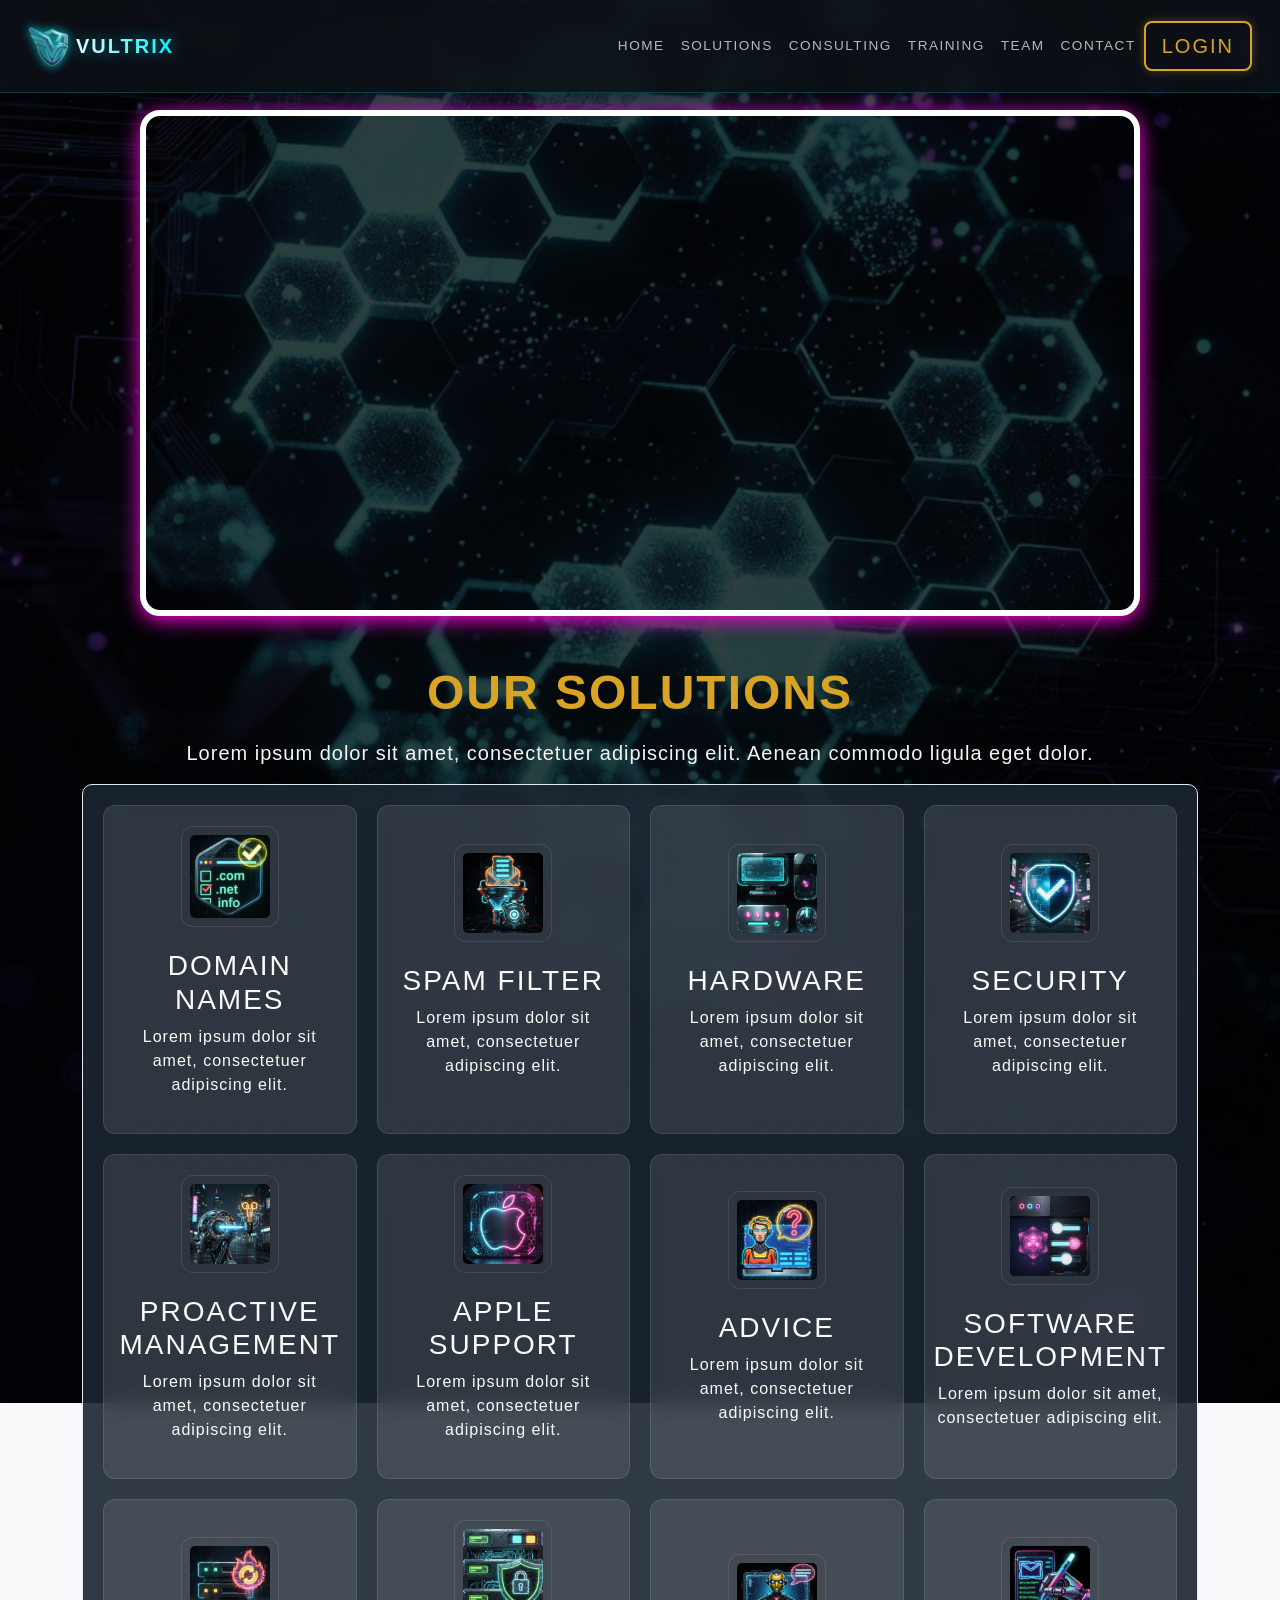
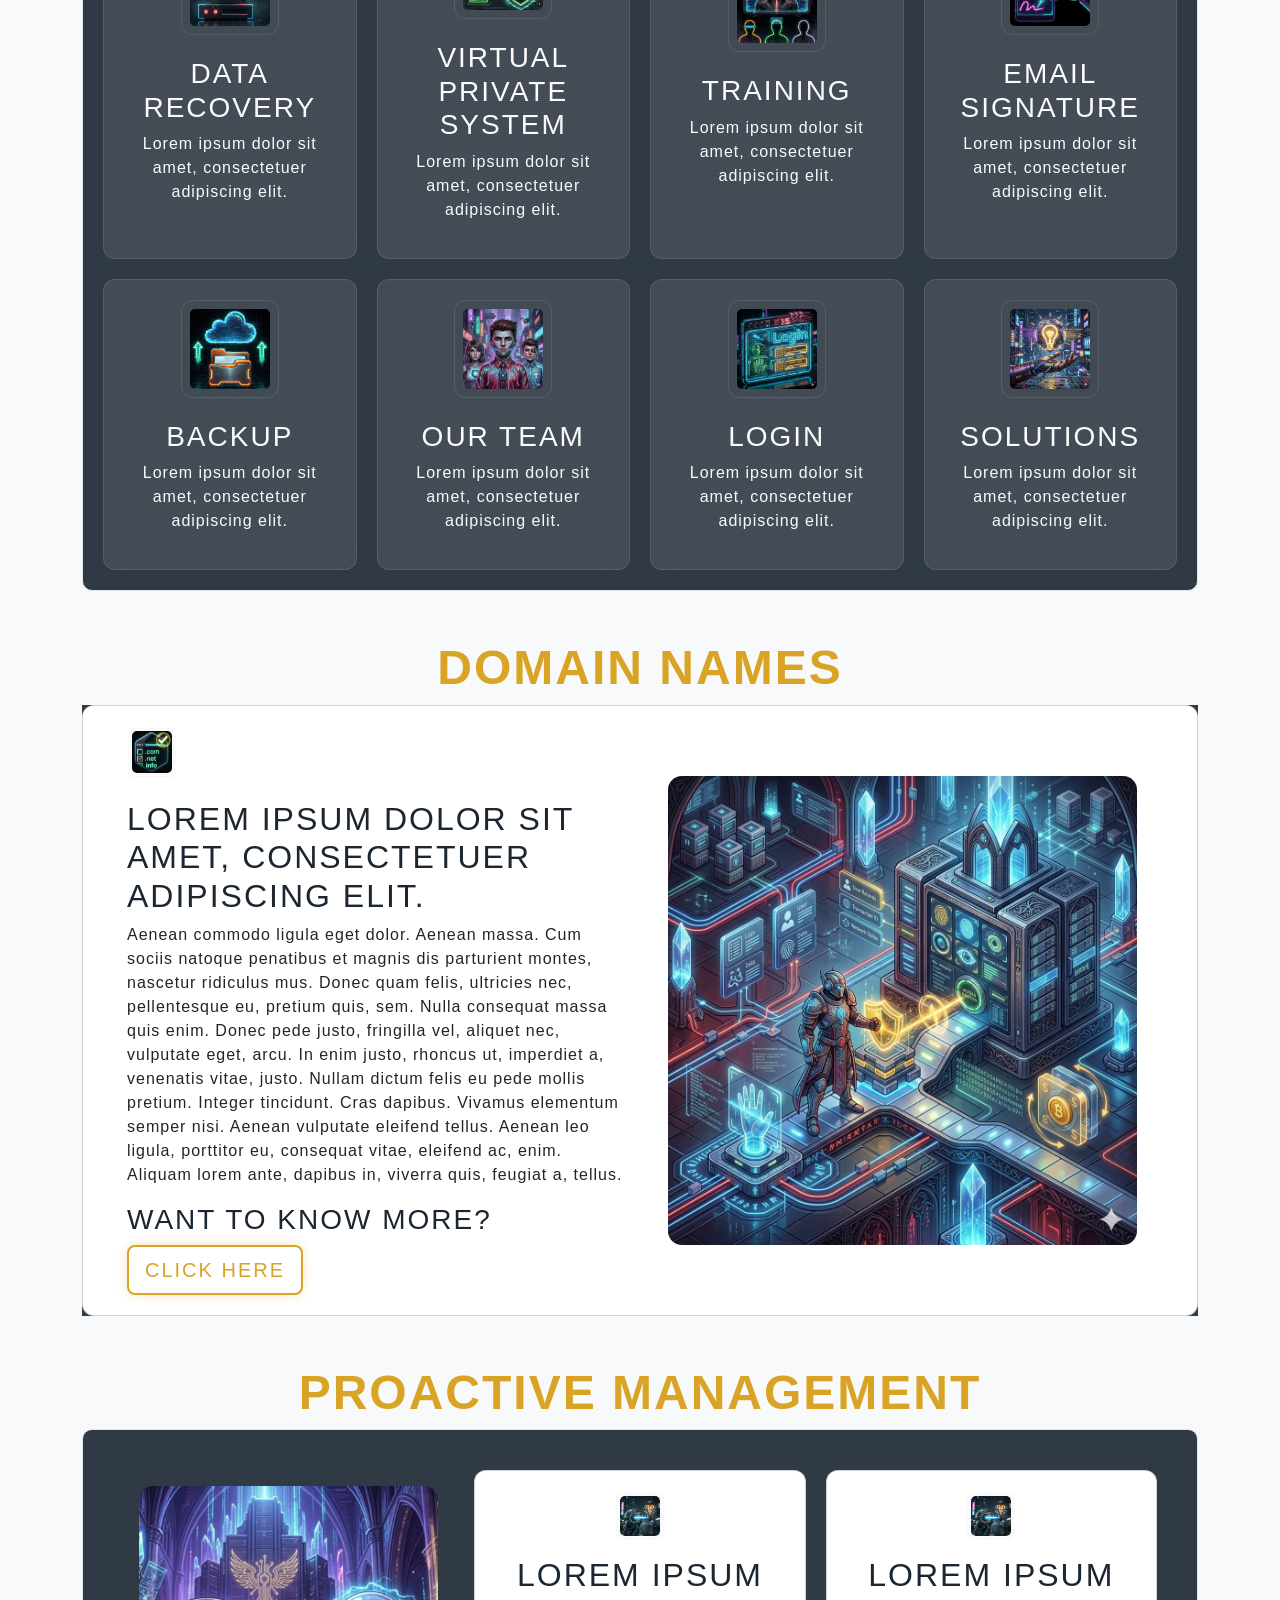
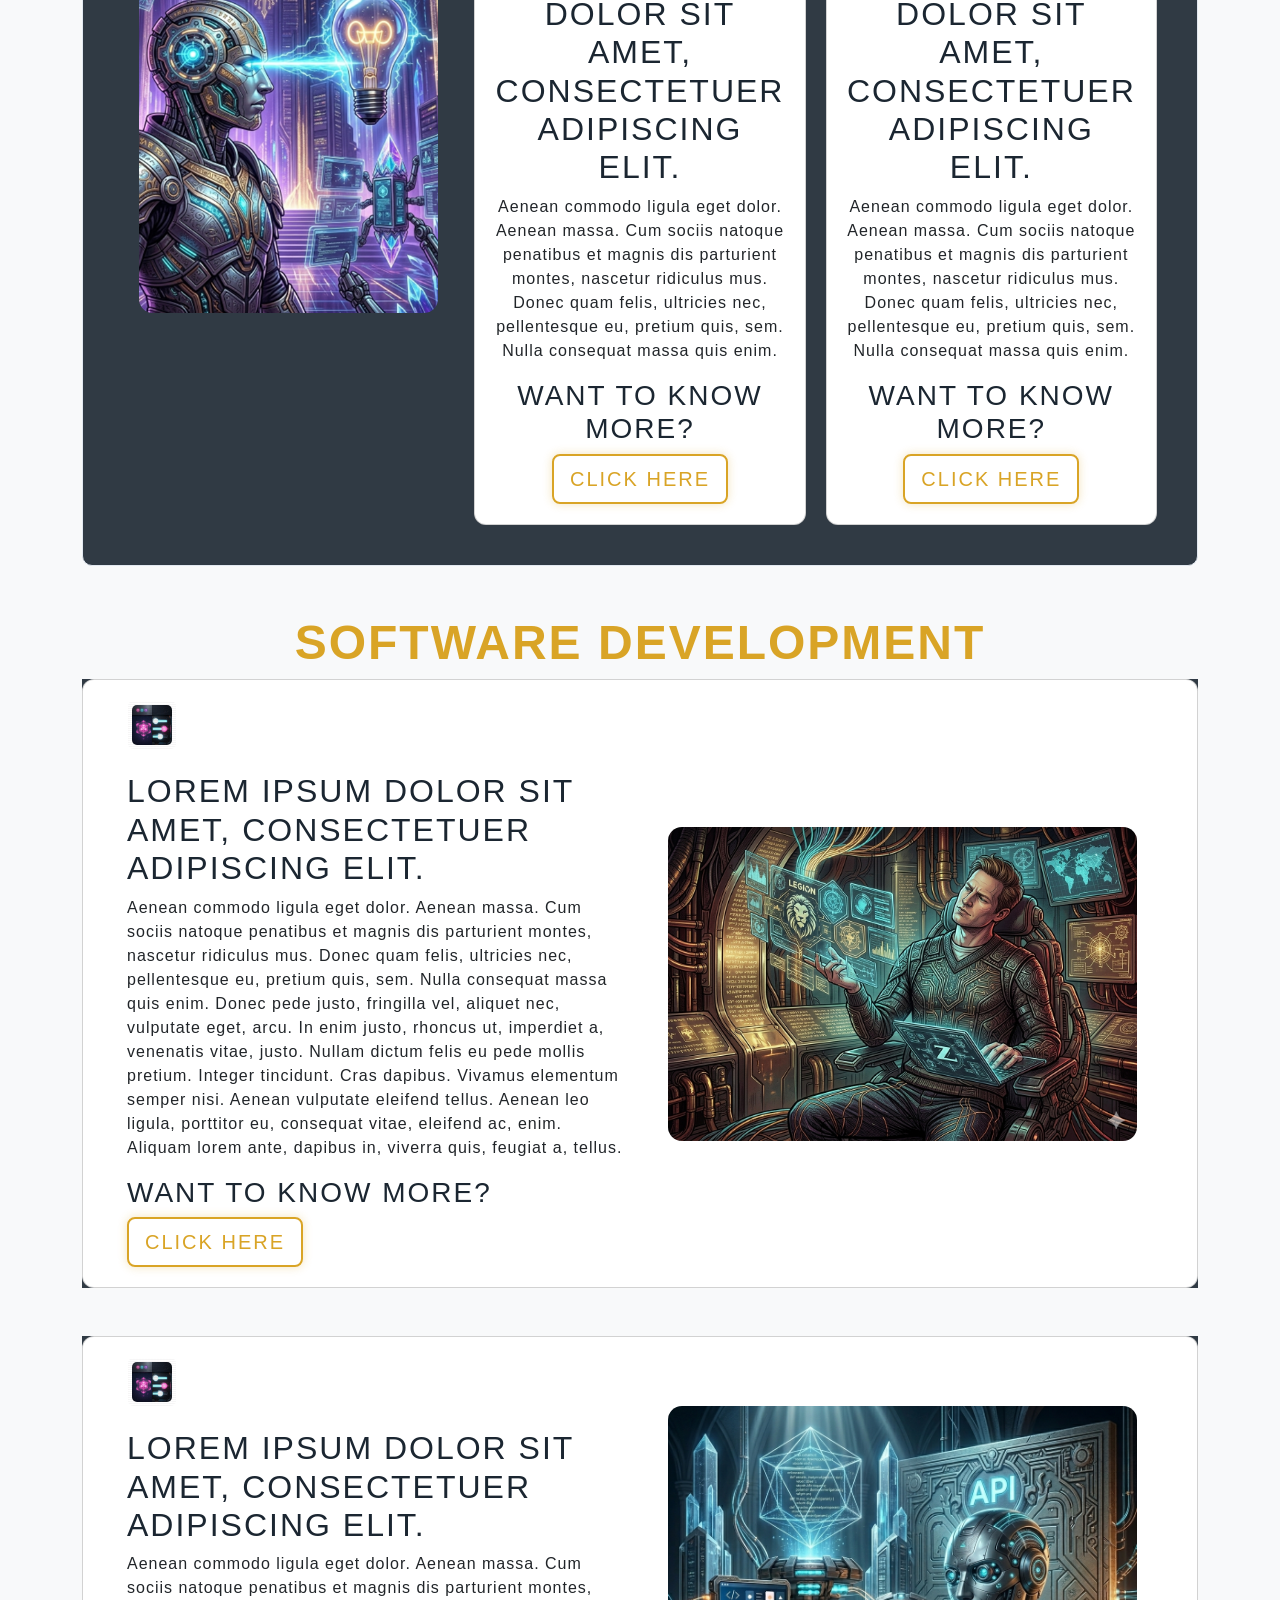
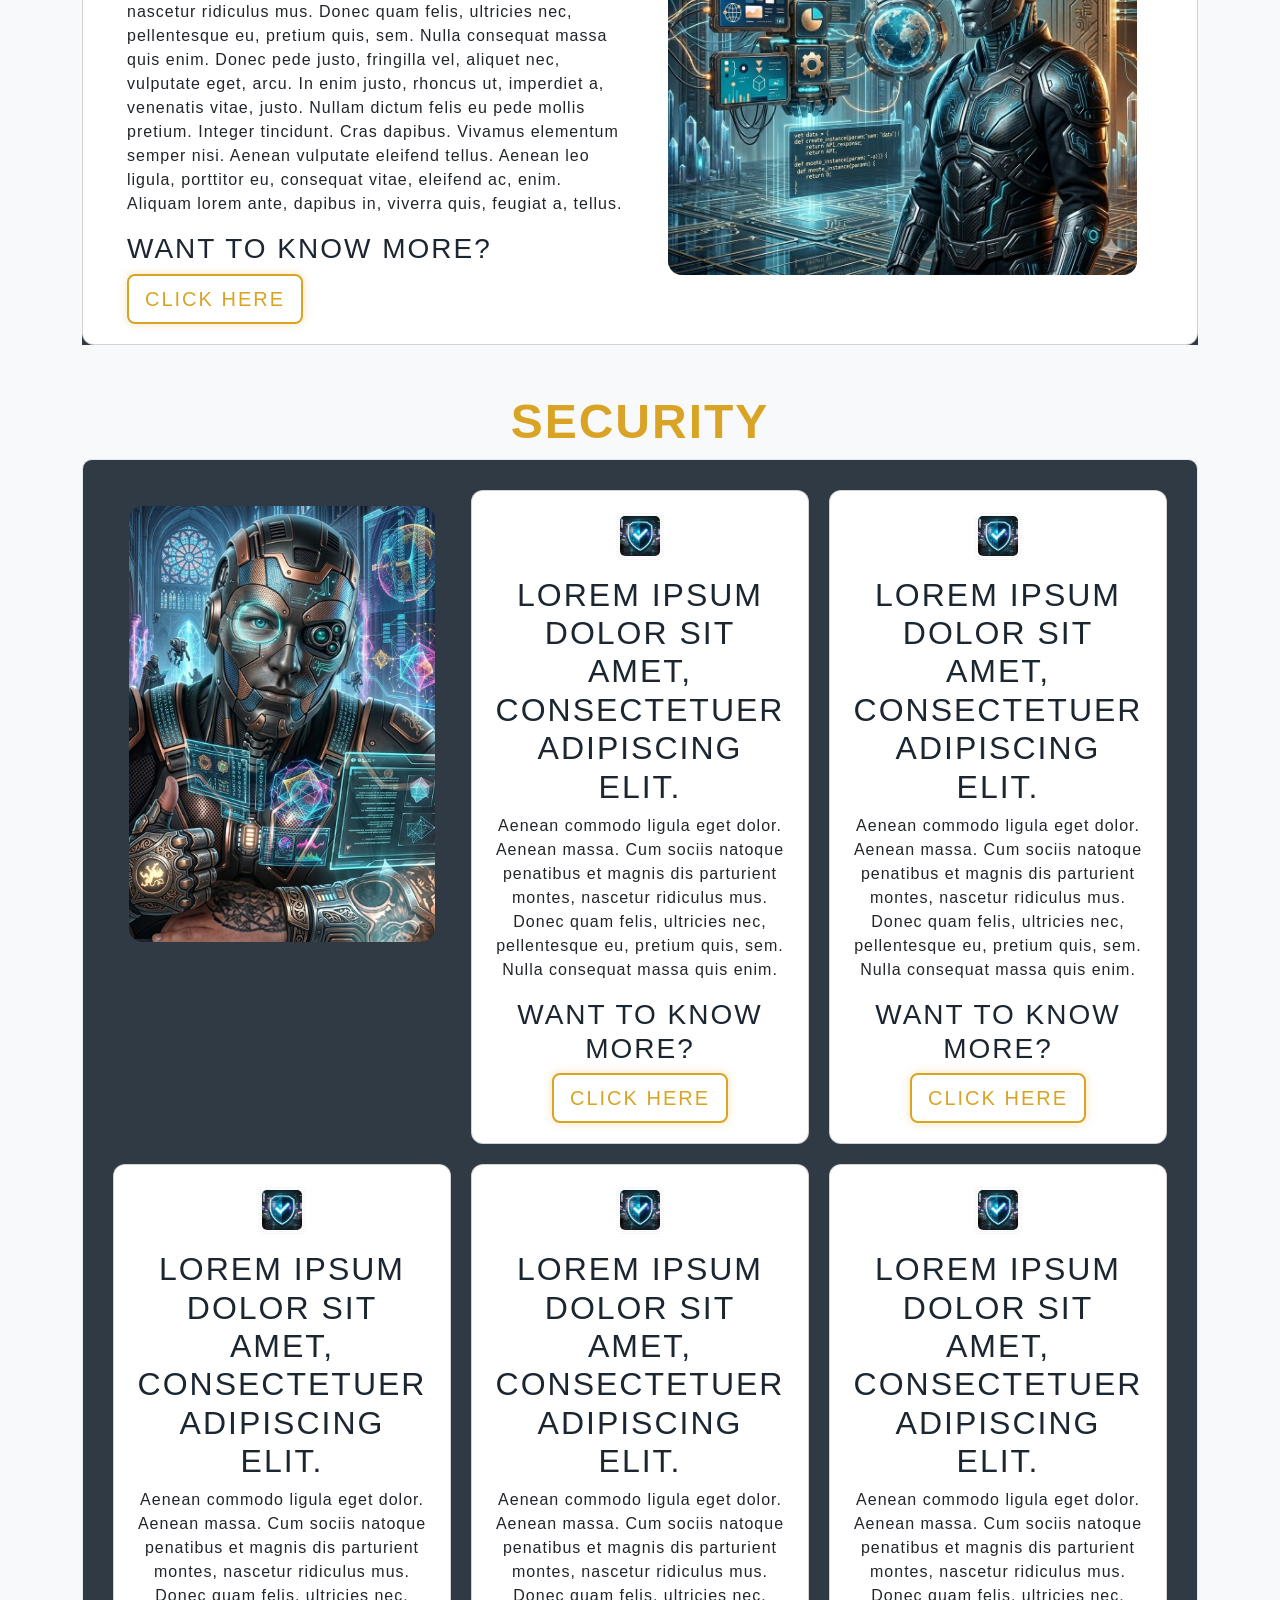
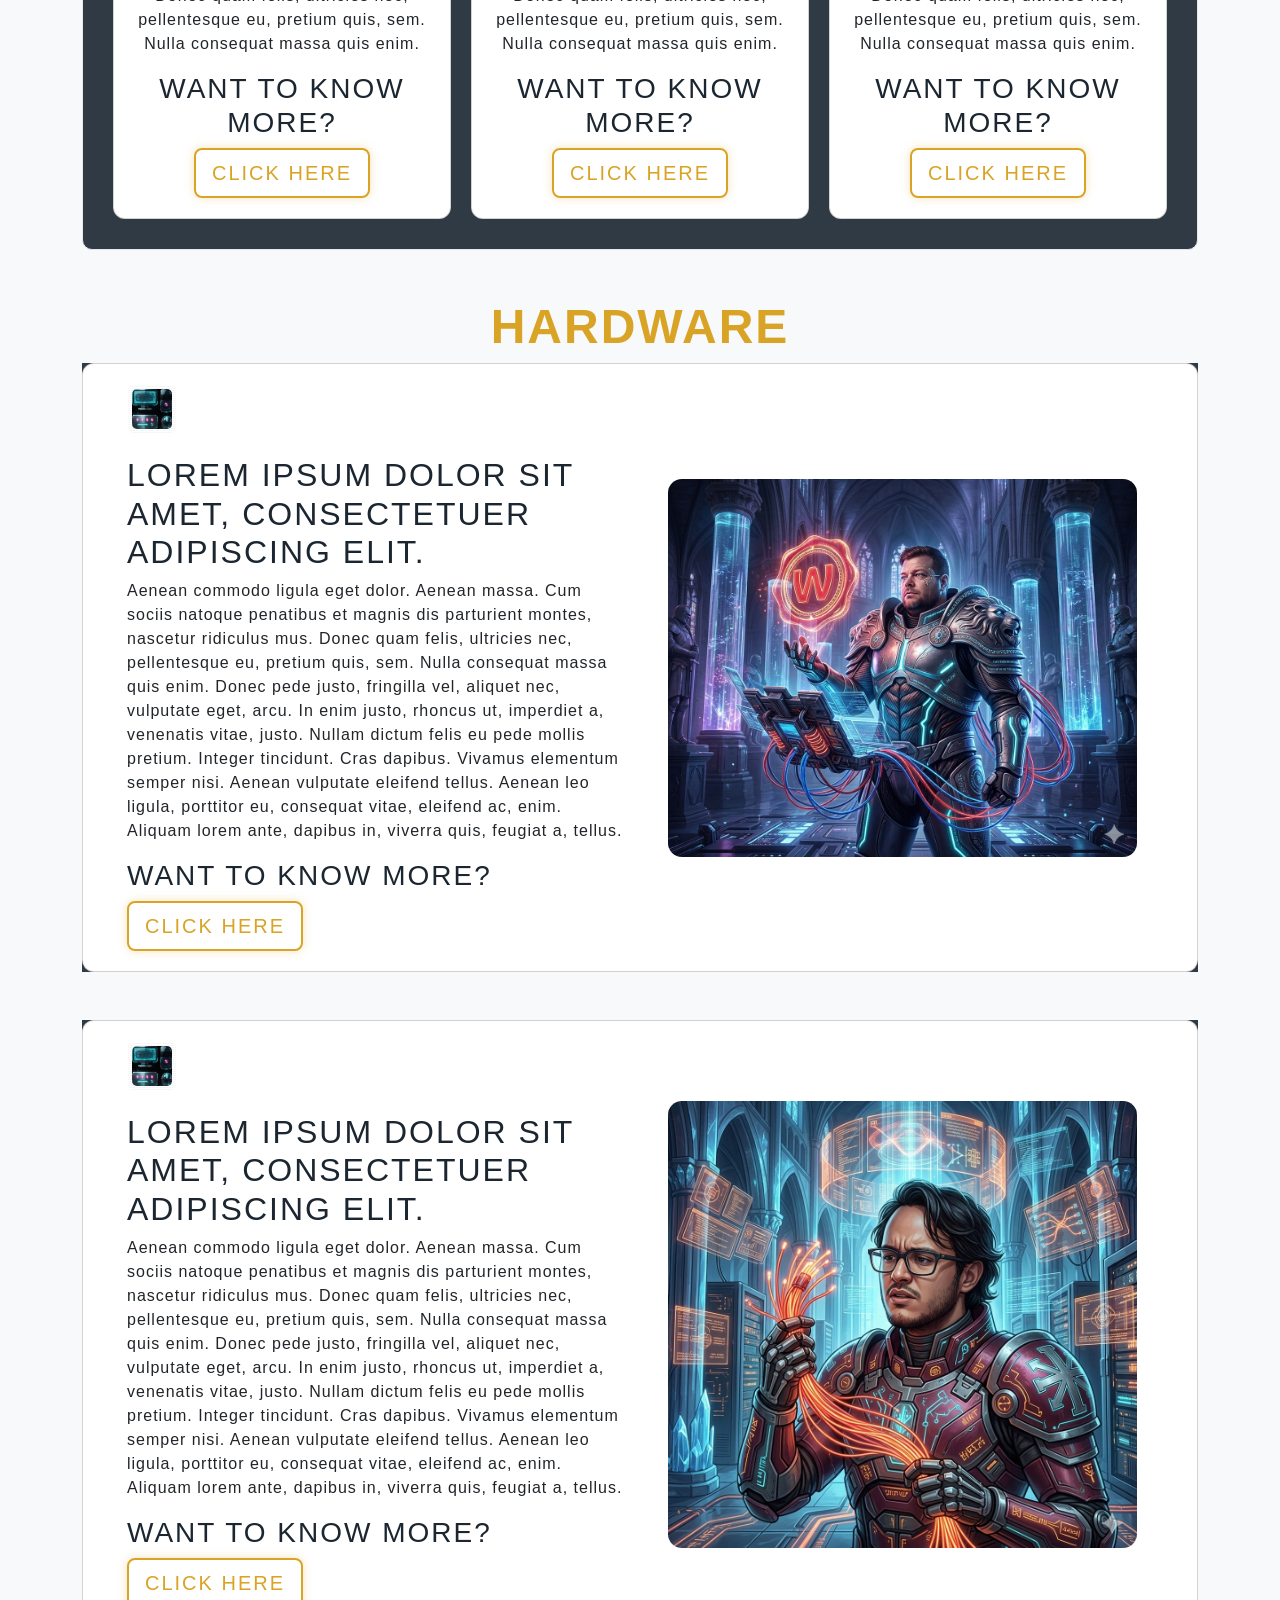
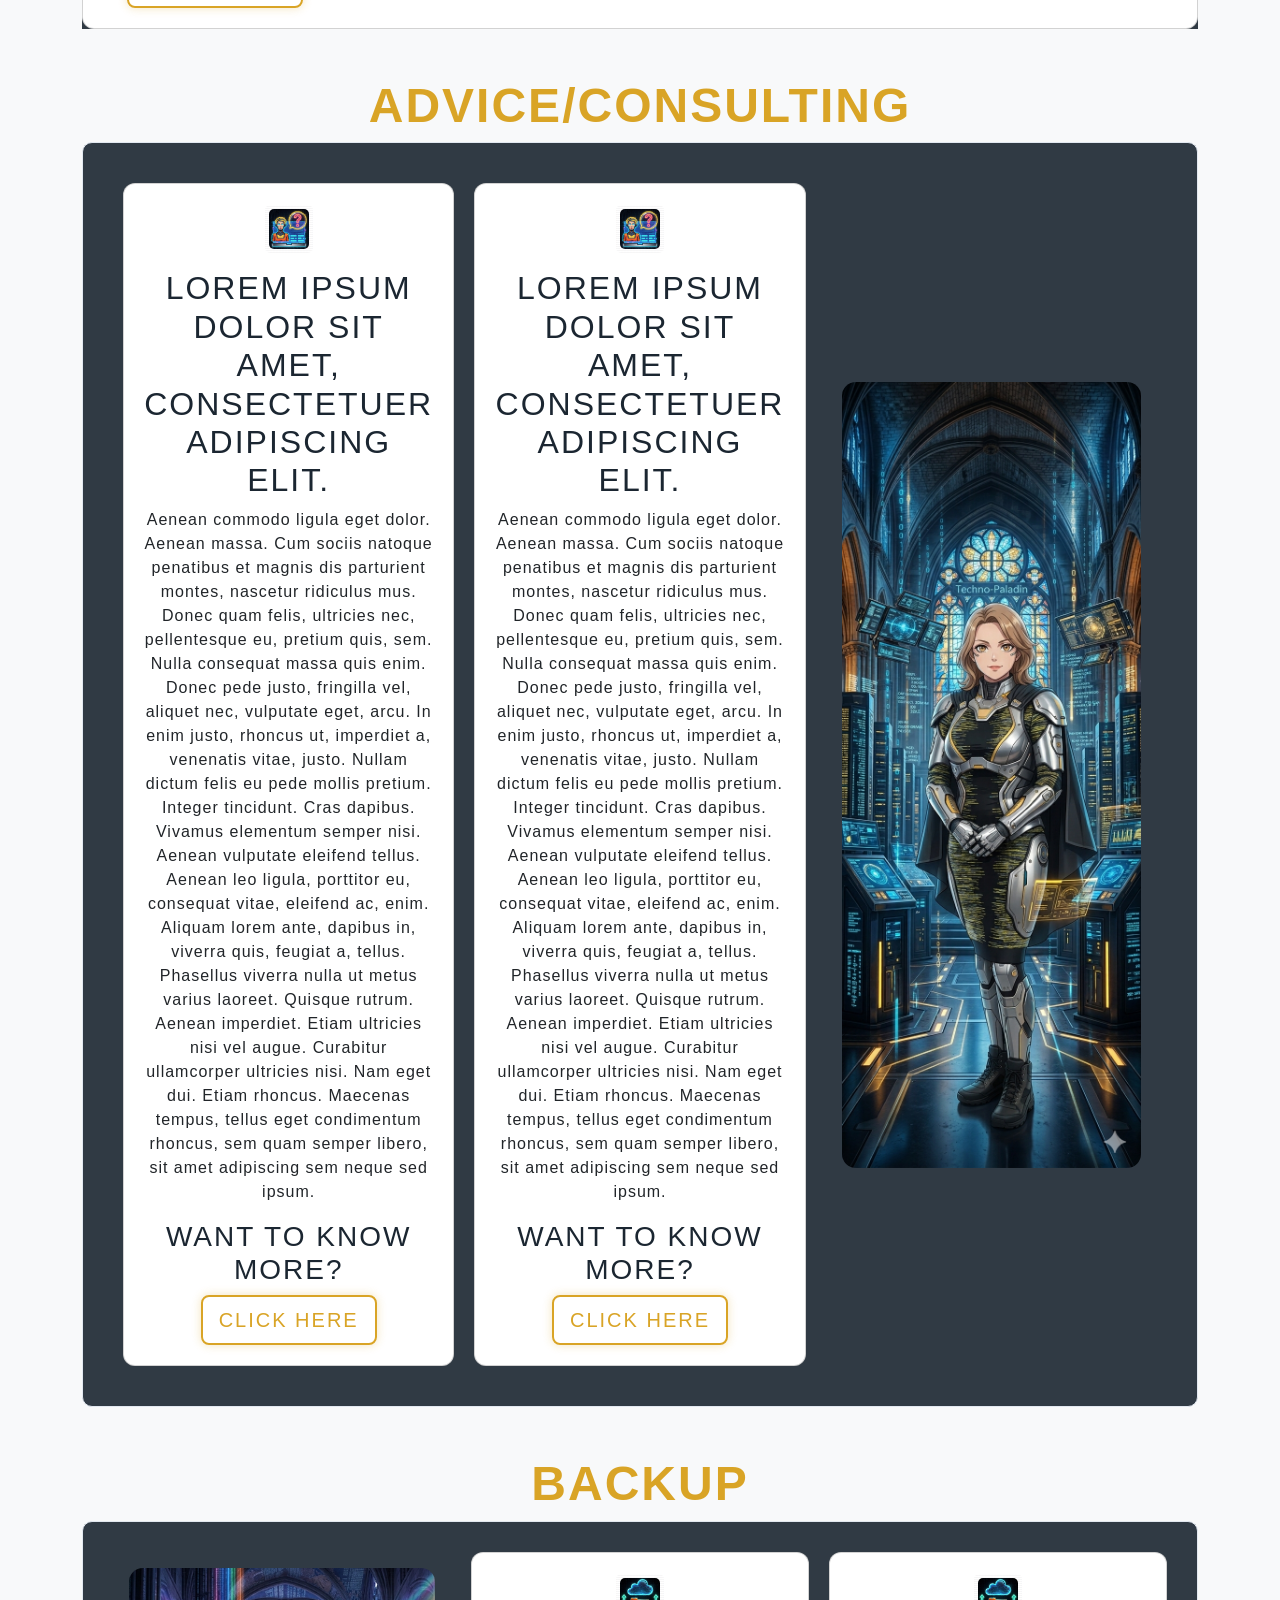
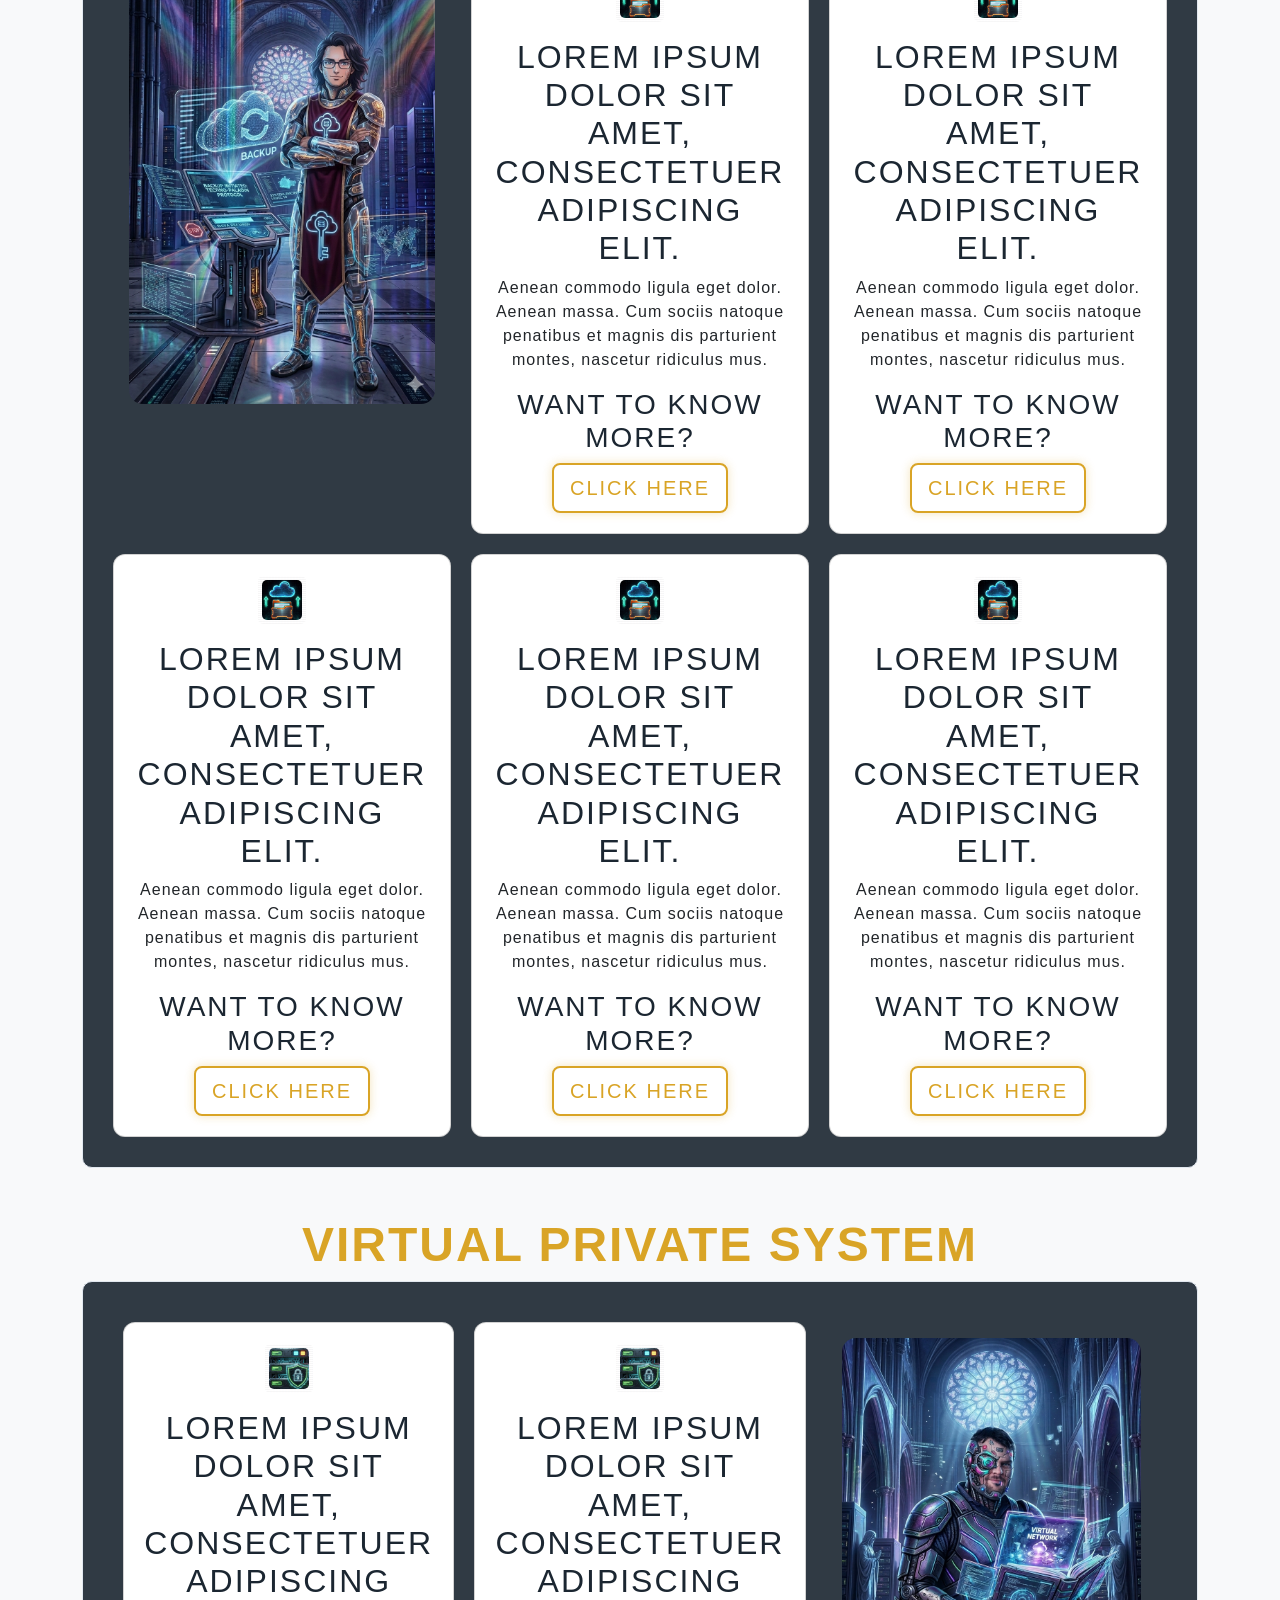
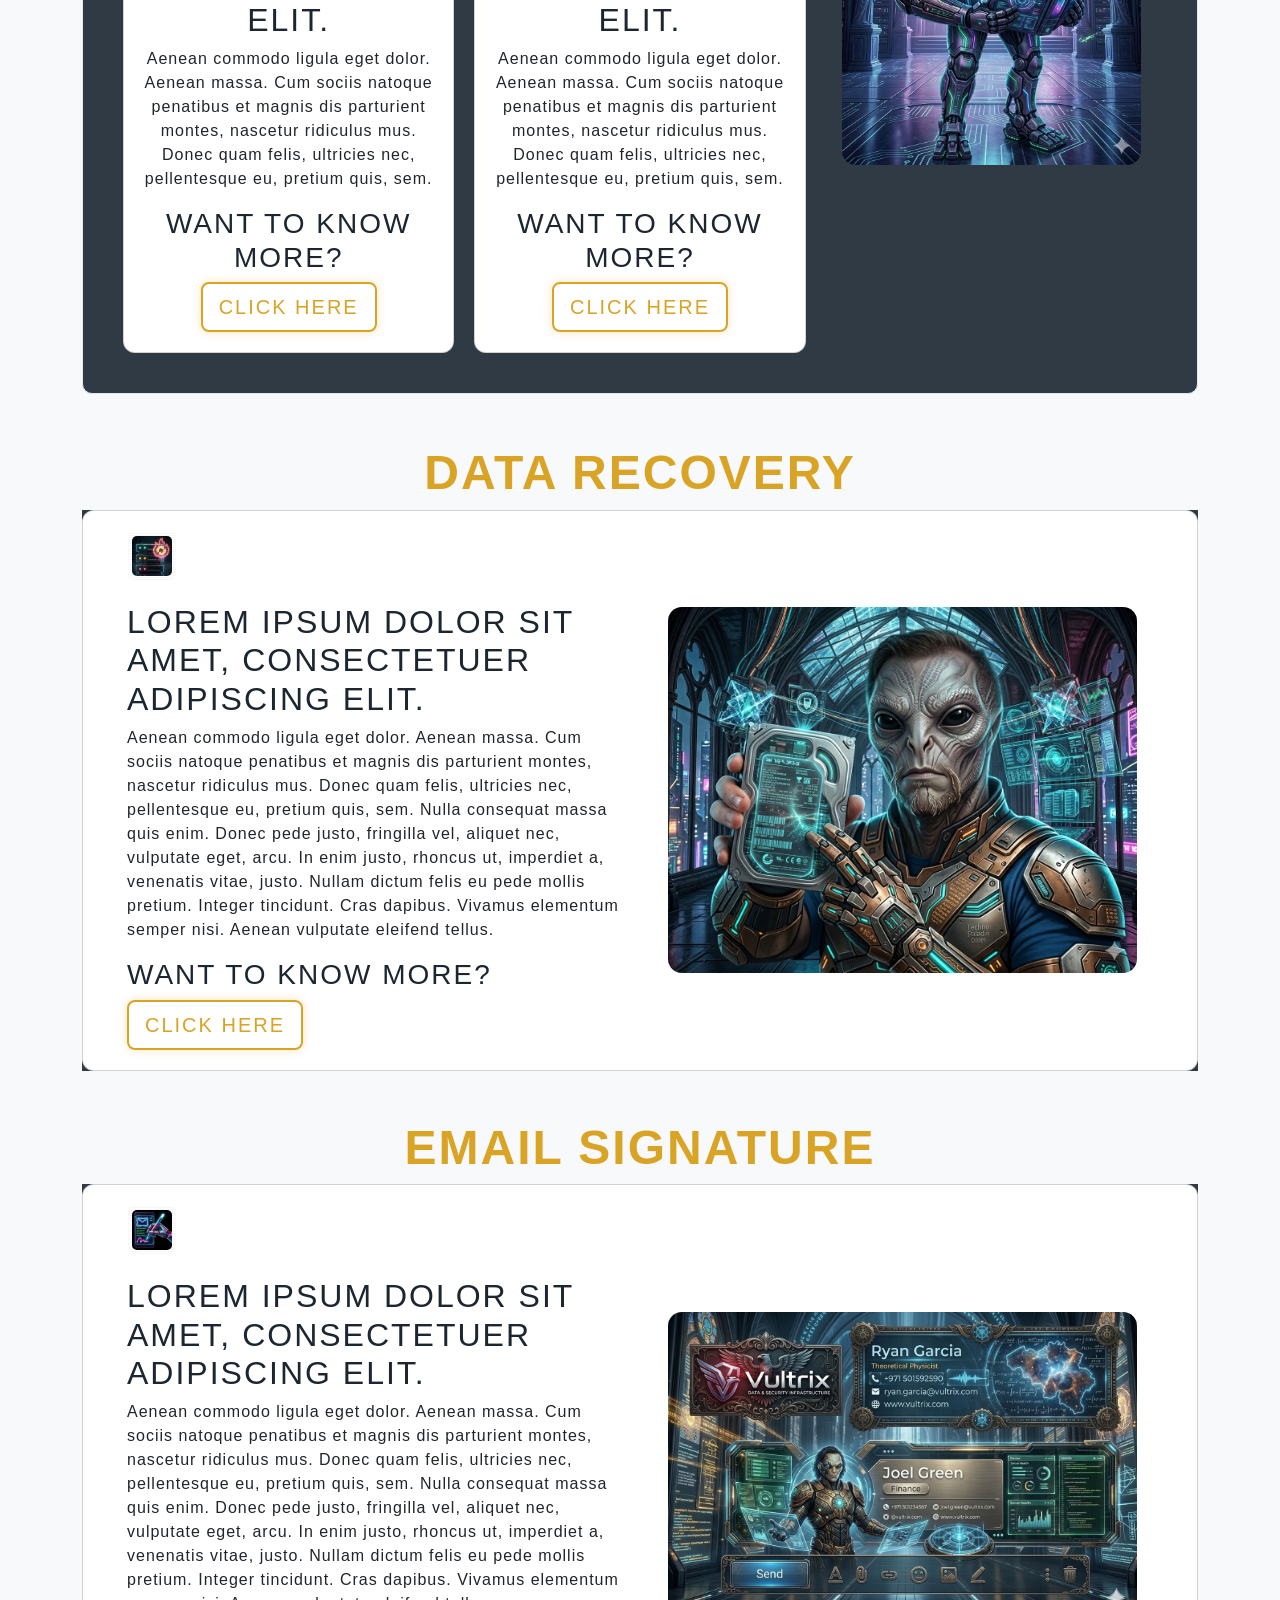
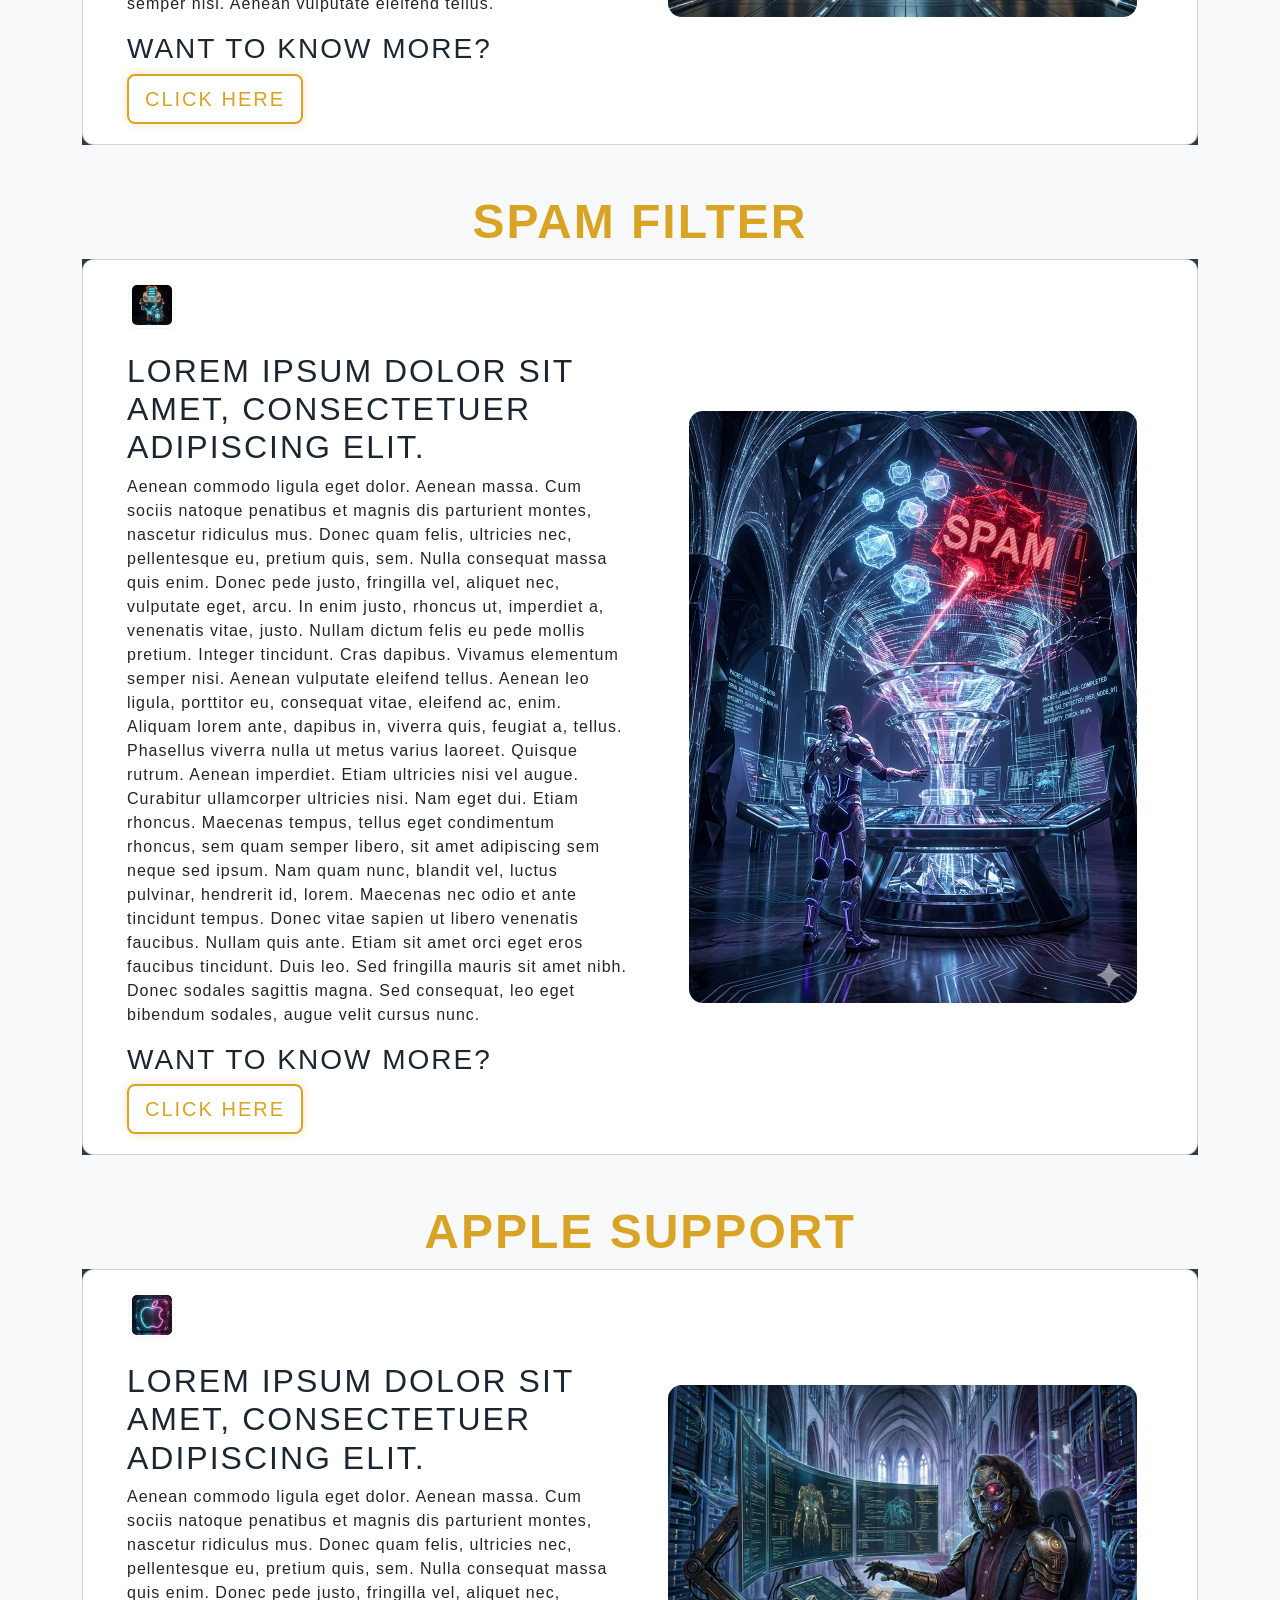
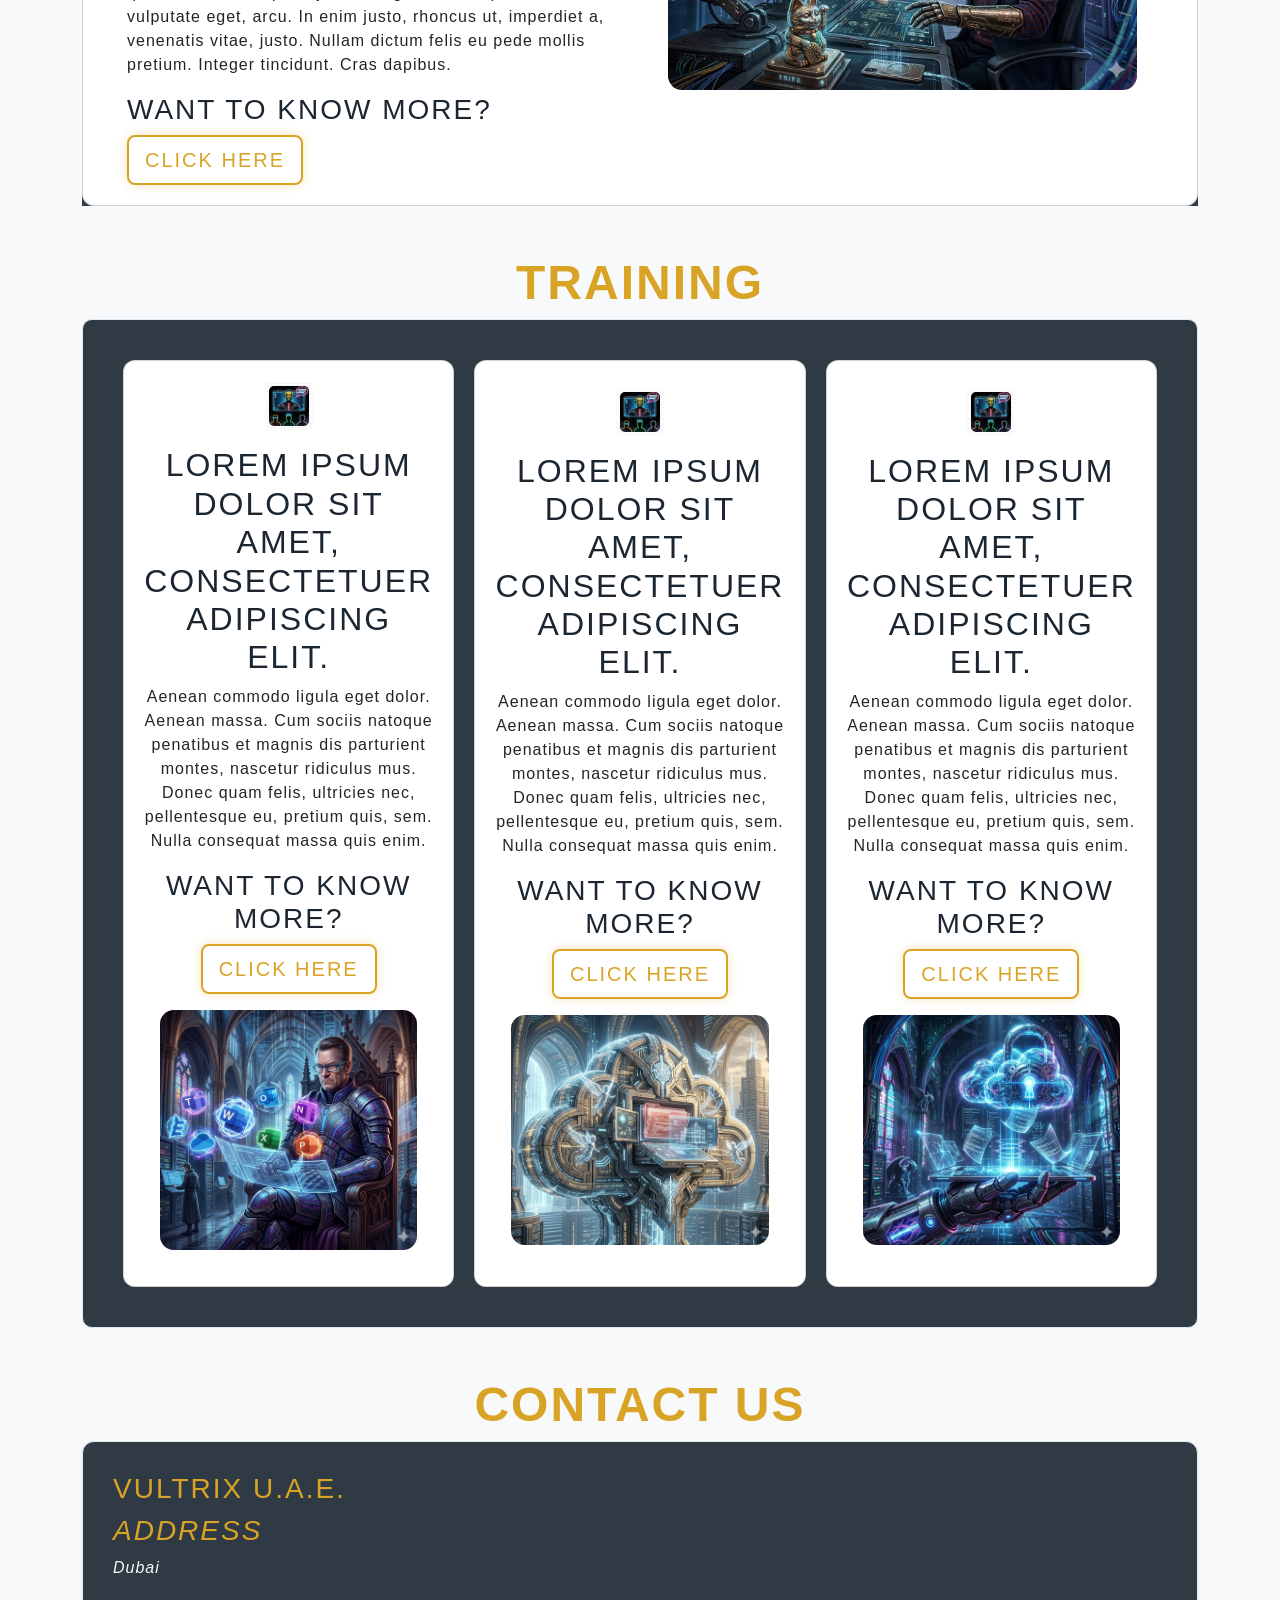
<file: index.html>
<!doctype html>
<html lang="en">
<head>
    <meta charset="utf-8" />
    <meta name="viewport" content="width=device-width, initial-scale=1" />
    <title>Vultrix</title>

    <!-- Bootstrap 5 CSS (CDN) -->
    <link href="https://cdn.jsdelivr.net/npm/bootstrap@5.3.3/dist/css/bootstrap.min.css"
          rel="stylesheet" />
    <link href="css/style.css" rel="stylesheet" />
    <link href="css/upbutton.css" rel="stylesheet" />
    <link rel="icon" type="image/x-icon" href="images/logo.png">
</head>

<body class="bg-light">


    <nav class="navbar navbar-expand-sm navbar-dark fixed-top futuristic-nav">
    <div class="container-fluid">
        <a class="navbar-brand d-flex align-items-center gap-2" href="#home">
            <div class="logo-container">
                <img src="images/logo.png" alt="Logo" width="40" class="rounded logo-glow" />
            </div>
            <span class="brand-text">VULTRIX</span>
        </a>

        <button class="navbar-toggler custom-toggler" type="button" data-bs-toggle="collapse" data-bs-target="#mainNavbar">
            <span class="navbar-toggler-icon"></span>
        </button>

        <div class="collapse navbar-collapse" id="mainNavbar">
            <ul class="navbar-nav ms-auto mb-2 mb-sm-0">
                <li class="nav-item"><a class="nav-link" href="#home">HOME</a></li>
                <li class="nav-item"><a class="nav-link" href="#solution">SOLUTIONS</a></li>
                <li class="nav-item"><a class="nav-link" href="#consulting">CONSULTING</a></li>
                <li class="nav-item"><a class="nav-link" href="#training">TRAINING</a></li>
                <li class="nav-item"><a class="nav-link" href="team.html">TEAM</a></li>
                <li class="nav-item"><a class="nav-link" href="#contact">CONTACT</a></li>
            </ul>

           <!-- Navbar text (non-link content aligned vertically) -->
                    <span class="navbar-text">
                        <a href="login.html#login" class="btn btn-custom-gold btn-lg fs-5">Login</a>
                    </span>
                </div>
                </a>
            </span>
        </div>
    </div>
</nav>

                   
</div>
    </nav>


    <!-- Home -->

      <div id="home">
  <section style="background-color:"> <div class="container" style="padding-top: 110px">
        
        <div class="row g-0 align-items-center justify-content-center">
          <video autoplay muted loop playsinline style="width: 1000px; height: auto; object-fit: cover; display: block; border: 6px solid white; border-radius: 20px; box-shadow: 0px 4px 20px rgb(255, 0, 220);" class= "pulse-glow">
            <source src="videos/huly_laser_remix.mp4" type="video/mp4">
            Your browser does not support the video tag.
          </video>
        </div>

      </div> </div>
  </section>
</div>

    <!-- Solution -->
    <div id="solution">

    <section style="background-color:">

        <div class="container mt-5">
            <div>
                <h1 class="display-5 fw-bold text-center" style="color: #D9A426; ">Our Solutions</h1>
                <p class="lead mt-3 text-center" style="color: #F5F5F5;">Lorem ipsum dolor sit amet, consectetuer adipiscing elit. Aenean commodo ligula eget dolor.</h3>
            </div>

            <div class="services-grid" style="border-radius: 10px; background-color: rgba(27, 38, 49, 0.9); padding: 20px;">

               <div class="card bento-card" style="background: rgba(255, 255, 255, 0.1); backdrop-filter: blur(10px); -webkit-backdrop-filter: blur(10px);">
               <a class="nav-link" href="#domain">
                <div class="icon-box bento-card p-2" style="border: 2px solid; display: inline-block; line-height: 0;">
                        <img src="images/domain.jpg" style="width: 80px; height: auto; border-radius:5px"/>
                    </div>
                        <h3 style="color: white;">Domain Names</h3>
                        <p style="color: white;">Lorem ipsum dolor sit amet, consectetuer adipiscing elit.</p>
                    </a>
                    
                </div>
                
                <div class="card bento-card" style="background: rgba(255, 255, 255, 0.1); backdrop-filter: blur(10px); -webkit-backdrop-filter: blur(10px);">
                 <a class="nav-link" href="#spam">
                     <div class="icon-box bento-card p-2" style="border: 2px solid; display: inline-block; line-height: 0;">
                        <img src="images/spam.jpg" style="width: 80px; height: auto; border-radius:5px">
                    </div>
                        <h3 style="color: white;">Spam Filter</h3>
                        <p style="color: white;">Lorem ipsum dolor sit amet, consectetuer adipiscing elit.</p>
                    </a>
                </div>

                    <div class="card bento-card" style="background: rgba(255, 255, 255, 0.1); backdrop-filter: blur(10px); -webkit-backdrop-filter: blur(10px);">
                     <a class="nav-link" href="#hardware">
                         <div class="icon-box bento-card p-2" style="border: 2px solid; display: inline-block; line-height: 0;">
                            <img src="images/hardware.jpg" style="width: 80px; height: auto; border-radius:5px">
                        </div>
                            <h3 style="color: white;">Hardware</h3>
                            <p style="color: white;">Lorem ipsum dolor sit amet, consectetuer adipiscing elit.</p>
                        </a>
                    </div>

                <div class="card bento-card" style="background: rgba(255, 255, 255, 0.1); backdrop-filter: blur(10px); -webkit-backdrop-filter: blur(10px);">
                <a class="nav-link" href="#security">
                     <div class="icon-box bento-card p-2" style="border: 2px solid; display: inline-block; line-height: 0;">
                        <img src="images/security.jpg" style="width: 80px; height: auto; border-radius:5px"/>
                    </div>
                        <h3 style="color: white;">Security</h3>
                        <p style="color: white;">Lorem ipsum dolor sit amet, consectetuer adipiscing elit.</p>
                    </a>
                </div>

            <div class="card bento-card" style="background: rgba(255, 255, 255, 0.1); backdrop-filter: blur(10px); -webkit-backdrop-filter: blur(10px);">
             <a class="nav-link" href="#proactive">
                 <div class="icon-box bento-card p-2" style="border: 2px solid; display: inline-block; line-height: 0;">
                    <img src="images/proactive.jpg" style="width: 80px; height: auto; border-radius:5px"/>
                </div>
                    <h3 style="color: white;">Proactive Management</h3>
                    <p style="color: white;">Lorem ipsum dolor sit amet, consectetuer adipiscing elit.</p>
                </a>
            </div>

            <div class="card bento-card" style="background: rgba(255, 255, 255, 0.1); backdrop-filter: blur(10px); -webkit-backdrop-filter: blur(10px);">
            <a class="nav-link" href="#apple">
                <div class="icon-box bento-card p-2" style="border: 2px solid; display: inline-block; line-height: 0;">
                    <img src="images/apple.jpg" style="width: 80px; height: auto; border-radius:5px"/>
                </div>
                    <h3 style="color: white;">Apple Support</h3>
                    <p style="color: white;">Lorem ipsum dolor sit amet, consectetuer adipiscing elit.</p>
                </a>
            </div>

            <div class="card bento-card" style="background: rgba(255, 255, 255, 0.1); backdrop-filter: blur(10px); -webkit-backdrop-filter: blur(10px);">
             <a class="nav-link" href="#consulting">
                 <div class="icon-box bento-card p-2" style="border: 2px solid; display: inline-block; line-height: 0;">
                    <img src="images/advice.jpg" style="width: 80px; height: auto; border-radius:5px">
                </div>
                    <h3 style="color: white;">Advice</h3>
                    <p style="color: white;">Lorem ipsum dolor sit amet, consectetuer adipiscing elit.</p>
                </a>
            </div>

                <div class="card bento-card" style="background: rgba(255, 255, 255, 0.1); backdrop-filter: blur(10px); -webkit-backdrop-filter: blur(10px);">
                <a class="nav-link" href="#software">
                     <div class="icon-box bento-card p-2" style="border: 2px solid; display: inline-block; line-height: 0;">
                        <img src="images/software.jpg" style="width: 80px; height: auto; border-radius:5px" >
                    </div>
                        <h3 style="color: white;">Software Development</h3>
                        <p style="color: white;">Lorem ipsum dolor sit amet, consectetuer adipiscing elit.</p>
                    </a>
                </div>

                    <div class="card bento-card" style="background: rgba(255, 255, 255, 0.1); backdrop-filter: blur(10px); -webkit-backdrop-filter: blur(10px);">
                     <a class="nav-link" href="#data">
                         <div class="icon-box bento-card p-2" style="border: 2px solid; display: inline-block; line-height: 0;">
                            <img src="images/data.jpg" style="width: 80px; height: auto; border-radius:5px" >
                        </div>
                            <h3 style="color: white;";">Data Recovery</h3>
                            <p style="color: white;">Lorem ipsum dolor sit amet, consectetuer adipiscing elit.</p>
                        </a>
                    </div>

                        <div class="card bento-card" style="background: rgba(255, 255, 255, 0.1); backdrop-filter: blur(10px); -webkit-backdrop-filter: blur(10px);">
                         <a class="nav-link" href="#virtual">
                             <div class="icon-box bento-card p-2" style="border: 2px solid; display: inline-block; line-height: 0;">
                                <img src="images/vps.jpg" style="width: 80px; height: auto; border-radius:5px" >
                            </div>
                                <h3 style="color: white;">Virtual Private System</h3>
                                <p style="color: white;">Lorem ipsum dolor sit amet, consectetuer adipiscing elit.</p>
                            </a>
                        </div>

                            <div class="card bento-card" style="background: rgba(255, 255, 255, 0.1); backdrop-filter: blur(10px); -webkit-backdrop-filter: blur(10px);">
                            <a class="nav-link" href="#training">
                                 <div class="icon-box bento-card p-2" style="border: 2px solid; display: inline-block; line-height: 0;">
                                    <img src="images/training.jpg" style="width: 80px; height: auto; border-radius:5px" >
                                </div>
                                    <h3 style="color: white;">Training</h3>
                                    <p style="color: white;">Lorem ipsum dolor sit amet, consectetuer adipiscing elit.</p>
                                </a>
                            </div>
                            
                               <div class="card bento-card" style="background: rgba(255, 255, 255, 0.1); backdrop-filter: blur(10px); -webkit-backdrop-filter: blur(10px);">
                                <a class="nav-link" href="#email">
                                     <div class="icon-box bento-card p-2" style="border: 2px solid; display: inline-block; line-height: 0;">
                                        <img src="images/email.jpg" style="width: 80px; height: auto; border-radius:5px" >
                                    </div>                                    
                                        <h3 style="color: white;">Email Signature</h3>
                                        <p style="color: white;">Lorem ipsum dolor sit amet, consectetuer adipiscing elit.</p>
                                    </a>
                                </div>

                                    <div class="card bento-card" style="background: rgba(255, 255, 255, 0.1); backdrop-filter: blur(10px); -webkit-backdrop-filter: blur(10px);">
                                    <a class="nav-link" href="#backup">
                                         <div class="icon-box bento-card p-2" style="border: 2px solid; display: inline-block; line-height: 0;">
                                            <img src="images/backup.jpg" style="width: 80px; height: auto; border-radius:5px" >
                                        </div>
                                            <h3 style="color: white;">Backup</h3>
                                            <p style="color: white;">Lorem ipsum dolor sit amet, consectetuer adipiscing elit.</p>
                                        </a>
                                    </div>

                               

                                <div class="card bento-card" style="background: rgba(255, 255, 255, 0.1); backdrop-filter: blur(10px); -webkit-backdrop-filter: blur(10px);">
                                <a class="nav-link" href="team.html">
                                         <div class="icon-box bento-card p-2" style="border: 2px solid; display: inline-block; line-height: 0;">
                                            <img src="images/team.png" style="width: 80px; height: auto; border-radius:5px" >
                                        </div>
                                            <h3 style="color: white;">Our Team</h3>
                                            <p style="color: white;">Lorem ipsum dolor sit amet, consectetuer adipiscing elit.</p>
                                        </a>
                                    </div>

                                

                                  <div class="card bento-card" style="background: rgba(255, 255, 255, 0.1); backdrop-filter: blur(10px); -webkit-backdrop-filter: blur(10px);">
                                  <a class="nav-link" href="login.html">
                                         <div class="icon-box bento-card p-2" style="border: 2px solid; display: inline-block; line-height: 0;">
                                            <img src="images/login.png" style="width: 80px; height: auto; border-radius:5px" >
                                        </div>
                                            <h3 style="color: white;">Login</h3>
                                            <p style="color: white;">Lorem ipsum dolor sit amet, consectetuer adipiscing elit.</p>
                                        </a>
                                    </div>

                                

                                 <div class="card bento-card" style="background: rgba(255, 255, 255, 0.1); backdrop-filter: blur(10px); -webkit-backdrop-filter: blur(10px);">
                                 <a class="nav-link" href="contact.html">
                                         <div class="icon-box bento-card p-2" style="border: 2px solid; display: inline-block; line-height: 0;">
                                            <img src="images/solution.png" style="width: 80px; height: auto; border-radius:5px" >
                                        </div>
                                            <h3 style="color: white;">Solutions</h3>
                                            <p style="color: white;">Lorem ipsum dolor sit amet, consectetuer adipiscing elit.</p>
                                        </a>
                                    </div>

                                </div>




                                <br><br>
                                </div>


                                </section>
                                <div id="domain">

                                    <!-- Domain Registration -->

                                    <section style="background-color:">
                                        <div class="container">

                                            <div>
                                                <h1 class="display-5 fw-bold text-center" style="color: #D9A426; ">Domain Names</h1>
                                                

                                            <div class="" style="background-color: rgba(27, 38, 49, 0.9);">
                                                <div class="container" style="padding-top: ">
                                                    <div class="row align-items-center card">
                                                        <div class="row align-items-center">
                                                            <div class="col-md-6 text-center text-md-start">

                                                            <div class="icon-box bento-card p-1" style="border: 2px solid ; display: inline-block; line-height: 0;">
                                                            <img src="images/domain.jpg" style="width: 40px; height: auto; border-radius:5px" />
                                                            </div>
                                                                
                                                                <h2 fw-bold" style="color: #1B2631;">Lorem ipsum dolor sit amet, consectetuer adipiscing elit.</h2>
                                                                <p>
                                                                   Aenean commodo ligula eget dolor. Aenean massa. Cum sociis natoque penatibus et magnis dis parturient montes, nascetur ridiculus mus. Donec quam felis, ultricies nec, pellentesque eu, pretium quis, sem. Nulla consequat massa quis enim. Donec pede justo, fringilla vel, aliquet nec, vulputate eget, arcu. In enim justo, rhoncus ut, imperdiet a, venenatis vitae, justo. Nullam dictum felis eu pede mollis pretium. Integer tincidunt. Cras dapibus. Vivamus elementum semper nisi. Aenean vulputate eleifend tellus. Aenean leo ligula, porttitor eu, consequat vitae, eleifend ac, enim. Aliquam lorem ante, dapibus in, viverra quis, feugiat a, tellus.
                                                                </p>
                                                                <h3 class="bold" style="color: #1B2631;">Want to know more?</h3>
                                                                <a href="contact.html#contactform" class="btn btn-custom-gold btn-lg fs-5">CLICK HERE</a>
                                                            </div>
                                                            <div class="col-md-6 text-center text-center text-md-end">
                                                                <img class="img-fluid p-3" src="images/domainname.png" style="border-radius:30px"/>
                                                            </div>

                                                        </div>
                                                    </div>

                                                </div>
                                            </div>

                                    </section>


                                    <!-- Proactive Management -->
                                    <div id="proactive">

                                        <section style="background-color:">
                                            <div class="container mt-5">
                                                <div>
                                                    <h1 class="display-5 fw-bold text-center" style="color: #D9A426">Proactive Management</h1>

                                                    <div class="services-grid" style="border-radius: 10px; background-color: rgba(27, 38, 49, 0.9);;">
                                                        <div class="card-large">
                                                           <img src="images/proactive.png" class="img-fluid p-3" style="border-radius:30px"/> 
                                                        </div>

                                                        <div class="card">
                                                            <div class="bento-card icon-box p-1" style="border: 2px solid ; display: inline-block; line-height: 0;">
                                                                <img src="images/proactive.jpg" style="width: 40px; height: auto; border-radius:5px" >
                                                            </div>
                                                            <h2 style="color: #1B2631;">Lorem ipsum dolor sit amet, consectetuer adipiscing elit.</h2>
                                                            <p>Aenean commodo ligula eget dolor. Aenean massa. Cum sociis natoque penatibus et magnis dis parturient montes, nascetur ridiculus mus. Donec quam felis, ultricies nec, pellentesque eu, pretium quis, sem. Nulla consequat massa quis enim. </p>
                                                            <h3 class="bold" style="color: #1B2631;">Want to know more?</h3>
                                                            <a href="contact.html#contactform" class="btn btn-custom-gold btn-lg fs-5">CLICK HERE</a>
                                                        </div>

                                                        <div class="card">
                                                            <div class="bento-card icon-box p-1" style="border: 2px solid ; display: inline-block; line-height: 0;">
                                                                <img src="images/proactive.jpg" style="width: 40px; height: auto; border-radius:5px" >
                                                            </div>
                                                            <h2 style="color: #1B2631;">Lorem ipsum dolor sit amet, consectetuer adipiscing elit.</h2>
                                                            <p>
                                                                Aenean commodo ligula eget dolor. Aenean massa. Cum sociis natoque penatibus et magnis dis parturient montes, nascetur ridiculus mus. Donec quam felis, ultricies nec, pellentesque eu, pretium quis, sem. Nulla consequat massa quis enim. 
                                                            </p>
                                                            <h3 class="bold" style="color: #1B2631;">Want to know more?</h3>
                                                            <a href="contact.html#contactform" class="btn btn-custom-gold btn-lg fs-5">CLICK HERE</a>
                                                        </div>

                                                    </div>
                                                    <br><br>
                                                </div>

                                        </section>


                                        <!-- Software Development -->
                                        <div id="software">

                                            <section style="background-color:">
                                                <div class="container">

                                                    <div>
                                                        <h1 class="display-5 fw-bold text-center" style="color: #D9A426; ">Software Development</h1>
                                                        

                                                    <div class="" style="background-color: rgba(27, 38, 49, 0.9); ">
                                                        <div class="container" style="padding-top: ">
                                                            <div class="row align-items-center card">
                                                                <div class="row align-items-center">
                                                                    <div class="col-md-6 text-center text-md-start">
                                                                         <div class="icon-box bento-card p-1" style="border: 2px solid ; display: inline-block; line-height: 0;">
                                                                            <img src="images/software.jpg" style="width: 40px; height: auto; border-radius:5px"/>

                                                                        </div>
                                                                        <h2 fw-bold" style="color: #1B2631;">Lorem ipsum dolor sit amet, consectetuer adipiscing elit.</h2>
                                                                        <p>
                                                                            Aenean commodo ligula eget dolor. Aenean massa. Cum sociis natoque penatibus et magnis dis parturient montes, nascetur ridiculus mus. Donec quam felis, ultricies nec, pellentesque eu, pretium quis, sem. Nulla consequat massa quis enim. Donec pede justo, fringilla vel, aliquet nec, vulputate eget, arcu. In enim justo, rhoncus ut, imperdiet a, venenatis vitae, justo. Nullam dictum felis eu pede mollis pretium. Integer tincidunt. Cras dapibus. Vivamus elementum semper nisi. Aenean vulputate eleifend tellus. Aenean leo ligula, porttitor eu, consequat vitae, eleifend ac, enim. Aliquam lorem ante, dapibus in, viverra quis, feugiat a, tellus.
                                                                        </p>
                                                                        <h3 class="bold" style="color: #1B2631;">Want to know more?</h3>
                                                                        <a href="contact.html#contactform" class="btn btn-custom-gold btn-lg fs-5">CLICK HERE</a>
                                                                    </div>
                                                                    <div class="col-md-6 text-center text-center text-md-end">
                                                                        <img src="images/software-development.png" class="img-fluid p-3" style="border-radius:30px"/>
                                                                    </div>


                                                                </div>
                                                            </div>

                                                        </div>
                                                    </div>

                                            </section>

                                            <section>

                                                <div class="container mt-5">
                                                    <div class="" style="background-color: rgba(27, 38, 49, 0.9); ">
                                                        <div class="container" style="padding-top:">
                                                            <div class="row align-items-center card">
                                                                <div class="row align-items-center">
                                                                    <div class="col-md-6 text-center text-md-start">
                                                                         <div class="icon-box bento-card p-1" style="border: 2px solid ; display: inline-block; line-height: 0;">
                                                                            <img src="images/software.jpg" style="width: 40px; height: auto; border-radius:5px"/>

                                                                        </div>
                                                                        <h2 fw-bold" style="color: #1B2631;">Lorem ipsum dolor sit amet, consectetuer adipiscing elit.</h2>
                                                                        <p>
                                                                            Aenean commodo ligula eget dolor. Aenean massa. Cum sociis natoque penatibus et magnis dis parturient montes, nascetur ridiculus mus. Donec quam felis, ultricies nec, pellentesque eu, pretium quis, sem. Nulla consequat massa quis enim. Donec pede justo, fringilla vel, aliquet nec, vulputate eget, arcu. In enim justo, rhoncus ut, imperdiet a, venenatis vitae, justo. Nullam dictum felis eu pede mollis pretium. Integer tincidunt. Cras dapibus. Vivamus elementum semper nisi. Aenean vulputate eleifend tellus. Aenean leo ligula, porttitor eu, consequat vitae, eleifend ac, enim. Aliquam lorem ante, dapibus in, viverra quis, feugiat a, tellus.
                                                                        </p>
                                                                        <h3 class="bold" style="color: #1B2631;">Want to know more?</h3>
                                                                        <a href="contact.html#contactform" class="btn btn-custom-gold btn-lg fs-5">CLICK HERE</a>
                                                                    </div>
                                                                    <div class="col-md-6 text-center text-center text-md-end">
                                                                        <img src="images/software-development-mobile-application-desktop-application-web-development.png" class="img-fluid p-3" style="border-radius:30px"/>
                                                                    </div>
                                                                </div>
                                                            </div>



                                            </section>

                                            <!-- Security -->
                                             <div id="security">

     <section style="background-color:">

         <div class="container mt-5">
             <div>
                 <h1 class="display-5 fw-bold text-center" style="color: #D9A426; ">Security</h1>
                 

             <div class="services-grid1" style="border-radius: 10px; background-color: rgba(27, 38, 49, 0.9);;">

                 <div class="card-large">

                 <img src="images/06-07-2023-pic-2-final.png" class="img-fluid p-3" style="border-radius:30px"/> 
                    
                 </div>

                 <div class="card">
                     <div class="icon-box bento-card p-1" style="border: 2px solid ; display: inline-block; line-height: 0;">
                         <img src="images/security.jpg" style="width: 40px; height: auto;border-radius:5px"/>
                     </div>
                     <h2 style="color:  #1B2631;">Lorem ipsum dolor sit amet, consectetuer adipiscing elit.</h2>
                     <p>
                         Aenean commodo ligula eget dolor. Aenean massa. Cum sociis natoque penatibus et magnis dis parturient montes, nascetur ridiculus mus. Donec quam felis, ultricies nec, pellentesque eu, pretium quis, sem. Nulla consequat massa quis enim.
                     </p>
                     <h3 class="bold" style="color: #1B2631;">Want to know more?</h3>
                     <a href="contact.html#contactform" class="btn btn-custom-gold btn-lg fs-5">CLICK HERE</a>
                 </div>

                 <div class="card">
                      <div class="icon-box bento-card p-1" style="border: 2px solid ; display: inline-block; line-height: 0;">
                         <img src="images/security.jpg" style="width: 40px; height: auto;border-radius:5px"/>
                     </div>
                     <h2 style="color:  #1B2631;">Lorem ipsum dolor sit amet, consectetuer adipiscing elit.</h2>
                     <p>
                         Aenean commodo ligula eget dolor. Aenean massa. Cum sociis natoque penatibus et magnis dis parturient montes, nascetur ridiculus mus. Donec quam felis, ultricies nec, pellentesque eu, pretium quis, sem. Nulla consequat massa quis enim.
                     </p>
                     <h3 class="bold" style="color: #1B2631;">Want to know more?</h3>
                     <a href="contact.html#contactform" class="btn btn-custom-gold btn-lg fs-5">CLICK HERE</a>
                 </div>

                 <div class="card">
                      <div class="icon-box bento-card p-1" style="border: 2px solid ; display: inline-block; line-height: 0;">
                         <img src="images/security.jpg" style="width: 40px; height: auto;border-radius:5px"/>
                     </div>
                     <h2 style="color:  #1B2631;">Lorem ipsum dolor sit amet, consectetuer adipiscing elit.</h2>
                     <p>
                         Aenean commodo ligula eget dolor. Aenean massa. Cum sociis natoque penatibus et magnis dis parturient montes, nascetur ridiculus mus. Donec quam felis, ultricies nec, pellentesque eu, pretium quis, sem. Nulla consequat massa quis enim.
                     </p>
                     <h3 class="bold" style="color: #1B2631;">Want to know more?</h3>
                     <a href="contact.html#contactform" class="btn btn-custom-gold btn-lg fs-5">CLICK HERE</a>
                 </div>

                 <div class="card">
                      <div class="icon-box bento-card p-1" style="border: 2px solid ; display: inline-block; line-height: 0;">
                         <img src="images/security.jpg" style="width: 40px; height: auto;border-radius:5px"/>
                     </div>
                     <h2 style="color:  #1B2631;">Lorem ipsum dolor sit amet, consectetuer adipiscing elit.</h2>
                     <p>
                         Aenean commodo ligula eget dolor. Aenean massa. Cum sociis natoque penatibus et magnis dis parturient montes, nascetur ridiculus mus. Donec quam felis, ultricies nec, pellentesque eu, pretium quis, sem. Nulla consequat massa quis enim.
                     </p>
                     <h3 class="bold" style="color: #1B2631;">Want to know more?</h3>
                     <a href="contact.html#contactform" class="btn btn-custom-gold btn-lg fs-5">CLICK HERE</a>
                 </div>

                 <div class="card">
                      <div class="icon-box bento-card p-1" style="border: 2px solid ; display: inline-block; line-height: 0;">
                         <img src="images/security.jpg" style="width: 40px; height: auto;border-radius:5px"/>
                     </div>
                     <h2 style="color:  #1B2631;">Lorem ipsum dolor sit amet, consectetuer adipiscing elit.</h2>
                     <p>
                         Aenean commodo ligula eget dolor. Aenean massa. Cum sociis natoque penatibus et magnis dis parturient montes, nascetur ridiculus mus. Donec quam felis, ultricies nec, pellentesque eu, pretium quis, sem. Nulla consequat massa quis enim.
                     </p>
                     <h3 class="bold" style="color: #1B2631;">Want to know more?</h3>
                     <a href="contact.html#contactform" class="btn btn-custom-gold btn-lg fs-5">CLICK HERE</a>
                 </div>

             </div>
             <br><br>
         </div>

     </section>

                                                <!-- Hardware -->
                                                <div id="hardware">

                                                    <section style="background-color:">
                                                        <div class="container">

                                                            <div>
                                                                <h1 class="display-5 fw-bold text-center" style="color: #D9A426; ">Hardware</h1>
                                                                

                                                            <div class="" style="background-color: rgba(27, 38, 49, 0.9); ">
                                                                <div class="container" style="padding-top: ">
                                                                    <div class="row align-items-center card">
                                                                        <div class="row align-items-center">
                                                                            <div class="col-md-6 text-center text-md-start">
                                                                                <div class="icon-box bento-card p-1" style="border: 2px solid ; display: inline-block; line-height: 0;">
                                                                                    <img src="images/hardware.jpg" style="width: 40px; height: auto; border-radius:5px"/>

                                                                                </div>
                                                                                <h2 fw-bold" style="color: #1B2631;">Lorem ipsum dolor sit amet, consectetuer adipiscing elit.</h2>
                                                                                <p>
                                                                                   Aenean commodo ligula eget dolor. Aenean massa. Cum sociis natoque penatibus et magnis dis parturient montes, nascetur ridiculus mus. Donec quam felis, ultricies nec, pellentesque eu, pretium quis, sem. Nulla consequat massa quis enim. Donec pede justo, fringilla vel, aliquet nec, vulputate eget, arcu. In enim justo, rhoncus ut, imperdiet a, venenatis vitae, justo. Nullam dictum felis eu pede mollis pretium. Integer tincidunt. Cras dapibus. Vivamus elementum semper nisi. Aenean vulputate eleifend tellus. Aenean leo ligula, porttitor eu, consequat vitae, eleifend ac, enim. Aliquam lorem ante, dapibus in, viverra quis, feugiat a, tellus.
                                                                                </p>
                                                                                <h3 class="bold" style="color: #1B2631;">Want to know more?</h3>
                                                                                <a href="contact.html#contactform" class="btn btn-custom-gold btn-lg fs-5">CLICK HERE</a>
                                                                            </div>
                                                                            <div class="col-md-6 text-center text-center text-md-end">
                                                                                <img src="images/hardware-development-hardware-repair.png" class="img-fluid p-3" style="border-radius:30px" />
                                                                            </div>

                                                                        </div>
                                                                    </div>

                                                                </div>
                                                            </div>

                                                    </section>

                                                    <section style="background-color:">

                                                        <div class="container mt-5">
                                                            <div class="" style="background-color: rgba(27, 38, 49, 0.9); ">
                                                                <div class="container" style="padding-top:">
                                                                    <div class="row align-items-center card">
                                                                        <div class="row align-items-center">
                                                                            <div class="col-md-6 text-center text-md-start">
                                                                                <div class="icon-box bento-card p-1" style="border: 2px solid ; display: inline-block; line-height: 0;">
                                                                                    <img src="images/hardware.jpg" style="width: 40px; height: auto; border-radius:5px"/>
                                                                                </div>
                                                                                <h2 fw-bold" style="color: #1B2631;">Lorem ipsum dolor sit amet, consectetuer adipiscing elit. </h2>
                                                                                <p>
                                                                                    Aenean commodo ligula eget dolor. Aenean massa. Cum sociis natoque penatibus et magnis dis parturient montes, nascetur ridiculus mus. Donec quam felis, ultricies nec, pellentesque eu, pretium quis, sem. Nulla consequat massa quis enim. Donec pede justo, fringilla vel, aliquet nec, vulputate eget, arcu. In enim justo, rhoncus ut, imperdiet a, venenatis vitae, justo. Nullam dictum felis eu pede mollis pretium. Integer tincidunt. Cras dapibus. Vivamus elementum semper nisi. Aenean vulputate eleifend tellus. Aenean leo ligula, porttitor eu, consequat vitae, eleifend ac, enim. Aliquam lorem ante, dapibus in, viverra quis, feugiat a, tellus.
                                                                                </p>
                                                                                <h3 class="bold" style="color: #1B2631;">Want to know more?</h3>
                                                                                <a href="contact.html#contactform" class="btn btn-custom-gold btn-lg fs-5">CLICK HERE</a>
                                                                            </div>
                                                                            <div class="col-md-6 text-center text-center text-md-end">
                                                                                <img src="images/wifi-internet-problem-modem-repair-internet-connection-secure-connection.png" class="img-fluid p-3" style="border-radius:30px"/>
                                                                            </div>
                                                                        </div>
                                                                    </div>

                                                    </section>


                                                    <!-- Advice / Consulting -->
                                                    <div id="consulting">

                                                        <section style="background-color:">

                                                            <div class="container mt-5">
                                                                <div>
                                                                    <h1 class="display-5 fw-bold text-center" style="color: #D9A426; ">Advice/Consulting</h1>


                                                                <div class="services-grid" style="border-radius: 10px; background-color: rgba(27, 38, 49, 0.9);">

                                                                    <div class="card">
                                                                         <div class="icon-box bento-card p-1" style="border: 2px solid ; display: inline-block; line-height: 0;">
                                                                            <img src="images/advice.jpg" style="width: 40px; height: auto; border-radius:5px"/>

                                                                        </div>
                                                                        <h2 style="color: #1B2631;">Lorem ipsum dolor sit amet, consectetuer adipiscing elit.</h2>
                                                                        <p>
                                                                            Aenean commodo ligula eget dolor. Aenean massa. Cum sociis natoque penatibus et magnis dis parturient montes, nascetur ridiculus mus. Donec quam felis, ultricies nec, pellentesque eu, pretium quis, sem. Nulla consequat massa quis enim. Donec pede justo, fringilla vel, aliquet nec, vulputate eget, arcu. In enim justo, rhoncus ut, imperdiet a, venenatis vitae, justo.
                                                                            Nullam dictum felis eu pede mollis pretium. Integer tincidunt. Cras dapibus. Vivamus elementum semper nisi. Aenean vulputate eleifend tellus. Aenean leo ligula, porttitor eu, consequat vitae, eleifend ac, enim. Aliquam lorem ante, dapibus in, viverra quis, feugiat a, tellus. Phasellus viverra nulla ut metus varius laoreet.
                                                                            Quisque rutrum. Aenean imperdiet. Etiam ultricies nisi vel augue. Curabitur ullamcorper ultricies nisi. Nam eget dui. Etiam rhoncus. Maecenas tempus, tellus eget condimentum rhoncus, sem quam semper libero, sit amet adipiscing sem neque sed ipsum.
                                                                        </p>
                                                                        <h3 class="bold" style="color: #1B2631;">Want to know more?</h3>
                                                                        <a href="contact.html#contactform" class="btn btn-custom-gold btn-lg fs-5">CLICK HERE</a>
                                                                    </div>

                                                                    <div class="card">
                                                                        <div class="icon-box bento-card p-1" style="border: 2px solid ; display: inline-block; line-height: 0;">
                                                                            <img src="images/advice.jpg" style="width: 40px; height: auto; border-radius:5px"/>

                                                                        </div>
                                                                        <h2 style="color: #1B2631;">Lorem ipsum dolor sit amet, consectetuer adipiscing elit.</h2>
                                                                        <p>
                                                                            Aenean commodo ligula eget dolor. Aenean massa. Cum sociis natoque penatibus et magnis dis parturient montes, nascetur ridiculus mus. Donec quam felis, ultricies nec, pellentesque eu, pretium quis, sem. Nulla consequat massa quis enim. Donec pede justo, fringilla vel, aliquet nec, vulputate eget, arcu. In enim justo, rhoncus ut, imperdiet a, venenatis vitae, justo.
                                                                            Nullam dictum felis eu pede mollis pretium. Integer tincidunt. Cras dapibus. Vivamus elementum semper nisi. Aenean vulputate eleifend tellus. Aenean leo ligula, porttitor eu, consequat vitae, eleifend ac, enim. Aliquam lorem ante, dapibus in, viverra quis, feugiat a, tellus. Phasellus viverra nulla ut metus varius laoreet.
                                                                            Quisque rutrum. Aenean imperdiet. Etiam ultricies nisi vel augue. Curabitur ullamcorper ultricies nisi. Nam eget dui. Etiam rhoncus. Maecenas tempus, tellus eget condimentum rhoncus, sem quam semper libero, sit amet adipiscing sem neque sed ipsum.
                                                                        </p>
                                                                        <h3 class="bold" style="color: #1B2631;">Want to know more?</h3>
                                                                        <a href="contact.html#contactform" class="btn btn-custom-gold btn-lg fs-5">CLICK HERE</a>
                                                                    </div>

                                                                    <div class="card-large d-flex align-items-center justify-content-center">
                                                                        <img src="images/consultation-advisering.png" class="img-fluid p-3" style="border-radius:30px"/>
                                                                    </div>
                                                                </div>
                                                            </div>

                                                        </section>


                                                        <!-- Backup -->
                                                        <div id="backup">

                                                            <section style="background-color:">

                                                                <div class="container mt-5">
                                                                    <div>
                                                                        <h1 class="display-5 fw-bold text-center" style="color: #D9A426; ">Backup</h1>
                                                                        

                                                                    <div class="services-grid1" style="border-radius: 10px; background-color: rgba(27, 38, 49, 0.9);">

                                                                        <div class="card-large">
                                                                            
                                                                            <img src="images/backup-back-up-cloud-storage1.png" class="img-fluid p-3" style="border-radius:30px"/> 
                                                                           
                                                                        </div>

                                                                        <div class="card">
                                                                             <div class="icon-box bento-card p-1" style="border: 2px solid ; display: inline-block; line-height: 0;">
                                                                                <img src="images/backup.jpg" style="width: 40px; height: auto; border-radius:5px"/>

                                                                            </div>
                                                                            <h2 style="color: #1B2631;">Lorem ipsum dolor sit amet, consectetuer adipiscing elit.</h2>
                                                                            <p>
                                                                                Aenean commodo ligula eget dolor. Aenean massa. Cum sociis natoque penatibus et magnis dis parturient montes, nascetur ridiculus mus. 
                                                                            </p>
                                                                            <h3 class="bold" style="color: #1B2631;">Want to know more?</h3>
                                                                            <a href="contact.html#contactform" class="btn btn-custom-gold btn-lg fs-5">CLICK HERE</a>
                                                                        </div>

                                                                        <div class="card">
                                                                            <div class="icon-box bento-card p-1" style="border: 2px solid ; display: inline-block; line-height: 0;">
                                                                                <img src="images/backup.jpg" style="width: 40px; height: auto; border-radius:5px"/>
                                                                            </div>
                                                                            <h2 style="color: #1B2631;">Lorem ipsum dolor sit amet, consectetuer adipiscing elit.</h2>
                                                                            <p>
                                                                                Aenean commodo ligula eget dolor. Aenean massa. Cum sociis natoque penatibus et magnis dis parturient montes, nascetur ridiculus mus. 
                                                                            </p>
                                                                            <h3 class="bold" style="color: #1B2631;">Want to know more?</h3>
                                                                            <a href="contact.html#contactform" class="btn btn-custom-gold btn-lg fs-5">CLICK HERE</a>
                                                                        </div>

                                                                        <div class="card">
                                                                            <div class="icon-box bento-card p-1" style="border: 2px solid ; display: inline-block; line-height: 0;">
                                                                                <img src="images/backup.jpg" style="width: 40px; height: auto; border-radius:5px"/>
                                                                            </div>
                                                                            <h2 style="color: #1B2631;">Lorem ipsum dolor sit amet, consectetuer adipiscing elit.</h2>
                                                                            <p>
                                                                                Aenean commodo ligula eget dolor. Aenean massa. Cum sociis natoque penatibus et magnis dis parturient montes, nascetur ridiculus mus. 
                                                                            </p>
                                                                            <h3 class="bold" style="color: #1B2631;">Want to know more?</h3>
                                                                            <a href="contact.html#contactform" class="btn btn-custom-gold btn-lg fs-5">CLICK HERE</a>
                                                                        </div>

                                                                        <div class="card">
                                                                           <div class="icon-box bento-card p-1" style="border: 2px solid ; display: inline-block; line-height: 0;">
                                                                                <img src="images/backup.jpg" style="width: 40px; height: auto; border-radius:5px"/>
                                                                            </div>
                                                                            <h2 style="color: #1B2631;">Lorem ipsum dolor sit amet, consectetuer adipiscing elit.</h2>
                                                                            <p>
                                                                                Aenean commodo ligula eget dolor. Aenean massa. Cum sociis natoque penatibus et magnis dis parturient montes, nascetur ridiculus mus. 
                                                                            </p>
                                                                            <h3 class="bold" style="color: #1B2631;">Want to know more?</h3>
                                                                            <a href="contact.html#contactform" class="btn btn-custom-gold btn-lg fs-5">CLICK HERE</a>
                                                                        </div>

                                                                         <div class="card">
                                                                            <div class="icon-box bento-card p-1" style="border: 2px solid ; display: inline-block; line-height: 0;">
                                                                                <img src="images/backup.jpg" style="width: 40px; height: auto; border-radius:5px"/>
                                                                            </div>
                                                                            <h2 style="color: #1B2631;">Lorem ipsum dolor sit amet, consectetuer adipiscing elit.</h2>
                                                                            <p>
                                                                                Aenean commodo ligula eget dolor. Aenean massa. Cum sociis natoque penatibus et magnis dis parturient montes, nascetur ridiculus mus. 
                                                                            </p>
                                                                            <h3 class="bold" style="color: #1B2631;">Want to know more?</h3>
                                                                            <a href="contact.html#contactform" class="btn btn-custom-gold btn-lg fs-5">CLICK HERE</a>
                                                                        </div>

                                                                    </div>
                                                                </div>

                                                              

                                                            </section>

                                                            <!-- Virtual Private System -->
                                                            <div id="virtual">


                                                                <section style="background-color:">

                                                                    <div class="container mt-5">

                                                                        <div>
                                                                            <h1 class="display-5 fw-bold text-center" style="color: #D9A426; ">Virtual Private System</h1>
                                                                            

                                                                        <div class="services-grid" style="border-radius: 10px; background-color: rgba(27, 38, 49, 0.9);">

                                                                            <div class="card">
                                                                                <div class="icon-box bento-card p-1" style="border: 2px solid ; display: inline-block; line-height: 0;">
                                                                                    <img src="images/vps.jpg" style="width: 40px; height: auto; border-radius:5px"/>
                                                                                </div>
                                                                                <h2 style="color: #1B2631;">Lorem ipsum dolor sit amet, consectetuer adipiscing elit.</h2>
                                                                                <p>
                                                                                    Aenean commodo ligula eget dolor. Aenean massa. Cum sociis natoque penatibus et magnis dis parturient montes, nascetur ridiculus mus. Donec quam felis, ultricies nec, pellentesque eu, pretium quis, sem. 
                                                                                </p>
                                                                                <h3 class="bold" style="color: #1B2631;">Want to know more?</h3>
                                                                                <a href="contact.html#contactform" class="btn btn-custom-gold btn-lg fs-5">CLICK HERE</a>
                                                                            </div>

                                                                            <div class="card">
                                                                                <div class="icon-box bento-card p-1" style="border: 2px solid ; display: inline-block; line-height: 0;">
                                                                                    <img src="images/vps.jpg" style="width: 40px; height: auto; border-radius:5px"/>
                                                                                </div>
                                                                                <h2 style="color: #1B2631;">Lorem ipsum dolor sit amet, consectetuer adipiscing elit.</h2>
                                                                                <p>
                                                                                    Aenean commodo ligula eget dolor. Aenean massa. Cum sociis natoque penatibus et magnis dis parturient montes, nascetur ridiculus mus. Donec quam felis, ultricies nec, pellentesque eu, pretium quis, sem. 
                                                                                </p>
                                                                                <h3 class="bold" style="color: #1B2631;">Want to know more?</h3>
                                                                                <a href="contact.html#contactform" class="btn btn-custom-gold btn-lg fs-5">CLICK HERE</a>
                                                                            </div>

                                                                            <div class="card-large text-center">
                                                                                <img src="images/Gemini_Generated_Image_42wmro42wmro42wm.png" class="img-fluid p-3" style="border-radius:30px"/>
                                                                            </div>
                                                                        </div>

                                                                    </div>
                                                                </section>


                                                                <!-- Data Recovery -->
                                                                <div id="data">


                                                                    <section style="background-color:">

                                                                        <div class="container" style="padding-top: 50px">

                                                                            <div>
                                                                                <h1 class="display-5 fw-bold text-center" style="color: #D9A426; ">Data Recovery</h1>
                                                                               
                                                                            </div>

                                                                            <div class="" style="background-color: rgba(27, 38, 49, 0.9); ">
                                                                                <div class="container" style="padding-top: ">
                                                                                    <div class="row align-items-center card">
                                                                                        <div class="row align-items-center">
                                                                                            <div class="col-md-6 text-center text-md-start">
                                                                                                <div class="icon-box bento-card p-1" style="border: 2px solid ; display: inline-block; line-height: 0;">
                                                                                                    <img src="images/data.jpg" style="width: 40px; height: auto; border-radius:5px"/>
                                                                                                </div>
                                                                                                <h2 fw-bold" style="color: #1B2631;">Lorem ipsum dolor sit amet, consectetuer adipiscing elit.</h2>
                                                                                                <p>
                                                                                                    Aenean commodo ligula eget dolor. Aenean massa. Cum sociis natoque penatibus et magnis dis parturient montes, nascetur ridiculus mus. Donec quam felis, ultricies nec, pellentesque eu, pretium quis, sem. Nulla consequat massa quis enim. Donec pede justo, fringilla vel, aliquet nec, vulputate eget, arcu. In enim justo, rhoncus ut, imperdiet a, venenatis vitae, justo. Nullam dictum felis eu pede mollis pretium. Integer tincidunt. Cras dapibus. Vivamus elementum semper nisi. Aenean vulputate eleifend tellus.

                                                                                                </p>
                                                                                                <h3 class="bold" style="color: #1B2631;">Want to know more?</h3>
                                                                                                <a href="contact.html#contactform" class="btn btn-custom-gold btn-lg fs-5">CLICK HERE</a>
                                                                                            </div>
                                                                                            <div class="col-md-6 text-center text-center text-md-end">
                                                                                                <img src="images/hardware-harddrive-storage.png" class="img-fluid p-3" style="border-radius:30px" />

                                                                                            </div>

                                                                                        </div>
                                                                                    </div>

                                                                                </div>
                                                                            </div>

                                                                    </section>


                                                                    <!-- Email Signature -->
                                                                    <div id="email">

                                                                        <section style="background-color:">
                                                                            <div class="container mt-5">

                                                                                <div>
                                                                                    <h1 class="display-5 fw-bold text-center" style="color: #D9A426; ">Email Signature</h1>
                                                                                   
                                                                                </div>

                                                                                <div class="" style="background-color: rgba(27, 38, 49, 0.9); ">
                                                                                    <div class="container" style="padding-top: ">
                                                                                        <div class="row align-items-center card">
                                                                                            <div class="row align-items-center">
                                                                                                <div class="col-md-6 text-center text-md-start">
                                                                                                   <div class="icon-box bento-card p-1" style="border: 2px solid ; display: inline-block; line-height: 0;">
                                                                                                        <img src="images/email.jpg" style="width: 40px; height: auto; border-radius:5px"/>
                                                                                                    </div>
                                                                                                    <h2 fw-bold" style="color: #1B2631;">Lorem ipsum dolor sit amet, consectetuer adipiscing elit.</h2>
                                                                                                    <p>
                                                                                                        Aenean commodo ligula eget dolor. Aenean massa. Cum sociis natoque penatibus et magnis dis parturient montes, nascetur ridiculus mus. Donec quam felis, ultricies nec, pellentesque eu, pretium quis, sem. Nulla consequat massa quis enim. Donec pede justo, fringilla vel, aliquet nec, vulputate eget, arcu. In enim justo, rhoncus ut, imperdiet a, venenatis vitae, justo. Nullam dictum felis eu pede mollis pretium. Integer tincidunt. Cras dapibus. Vivamus elementum semper nisi. Aenean vulputate eleifend tellus.

                                                                                                    </p>
                                                                                                    <h3 class="bold" style="color: #1B2631;">Want to know more?</h3>
                                                                                                    <a href="contact.html#contactform" class="btn btn-custom-gold btn-lg fs-5">CLICK HERE</a>
                                                                                                </div>
                                                                                                <div class="col-md-6 text-center text-center text-md-end">
                                                                                                    <img src="images/email-template-email-signature.png" class="img-fluid p-3" style="border-radius:30px" />

                                                                                                </div>

                                                                                            </div>
                                                                                        </div>

                                                                                    </div>
                                                                                </div>

                                                                        </section>

                                                                        <!-- Spam Filter -->
                                                                        <div id="spam">

                                                                            <section style="background-color:">
                                                                                <div class="container mt-5">

                                                                                    <div>
                                                                                        <h1 class="display-5 fw-bold text-center" style="color: #D9A426; ">Spam Filter</h1>
                                                                                        
                                                                                    </div>

                                                                                    <div class="" style="background-color: rgba(27, 38, 49, 0.9); ">
                                                                                        <div class="container" style="padding-top: ">
                                                                                            <div class="row align-items-center card">
                                                                                                <div class="row align-items-center">
                                                                                                    <div class="col-md-6 text-center text-md-start">
                                                                                                        <div class="icon-box bento-card p-1" style="border: 2px solid ; display: inline-block; line-height: 0;">
                                                                                                            <img src="images/spam.jpg" style="width: 40px; height: auto; border-radius:5px"/>

                                                                                                        </div>
                                                                                                        <h2 fw-bold" style="color: #1B2631;">Lorem ipsum dolor sit amet, consectetuer adipiscing elit.</h2>
                                                                                                        <p>
                                                                                                            Aenean commodo ligula eget dolor. Aenean massa. Cum sociis natoque penatibus et magnis dis parturient montes, nascetur ridiculus mus. Donec quam felis, ultricies nec, pellentesque eu, pretium quis, sem. Nulla consequat massa quis enim. Donec pede justo, fringilla vel, aliquet nec, vulputate eget, arcu. In enim justo, rhoncus ut, imperdiet a, venenatis vitae, justo. Nullam dictum felis eu pede mollis pretium. Integer tincidunt. Cras dapibus. Vivamus elementum semper nisi. Aenean vulputate eleifend tellus. Aenean leo ligula, porttitor eu, consequat vitae, eleifend ac, enim. Aliquam lorem ante, dapibus in, viverra quis, feugiat a, tellus. Phasellus viverra nulla ut metus varius laoreet. 
                                                                                                            Quisque rutrum. Aenean imperdiet. Etiam ultricies nisi vel augue. Curabitur ullamcorper ultricies nisi. Nam eget dui. Etiam rhoncus. Maecenas tempus, tellus eget condimentum rhoncus, sem quam semper libero, sit amet adipiscing sem neque sed ipsum. Nam quam nunc, blandit vel, luctus pulvinar, hendrerit id, lorem. Maecenas nec odio et ante tincidunt tempus. Donec vitae sapien ut libero venenatis faucibus. Nullam quis ante. Etiam sit amet orci eget eros faucibus tincidunt. Duis leo. Sed fringilla mauris sit amet nibh. Donec sodales sagittis magna. Sed consequat, leo eget bibendum sodales, augue velit cursus nunc.

                                                                                                        </p>
                                                                                                        <h3 class="bold" style="color: #1B2631;">Want to know more?</h3>
                                                                                                        <a href="contact.html#contactform" class="btn btn-custom-gold btn-lg fs-5">CLICK HERE</a>
                                                                                                    </div>
                                                                                                    <div class="col-md-6 text-center text-center text-md-end">
                                                                                                        <img src="images/spamfilter-spam-emails-bad-emails.png" class="img-fluid p-3" style="border-radius:30px"/>

                                                                                                    </div>

                                                                                                </div>
                                                                                            </div>

                                                                                        </div>
                                                                                    </div>

                                                                            </section>

                                                                            <!-- Apple Support -->
                                                                            <div id="apple">

                                                                                <section style="background-color:">
                                                                                    <div class="container mt-5">

                                                                                        <div>
                                                                                            <h1 class="display-5 fw-bold text-center" style="color: #D9A426; ">Apple Support</h1>
                                                                                           
                                                                                        </div>

                                                                                        <div class="" style="background-color: rgba(27, 38, 49, 0.9); ">
                                                                                            <div class="container" style="padding-top: ">
                                                                                                <div class="row align-items-center card">
                                                                                                    <div class="row align-items-center">
                                                                                                        <div class="col-md-6 text-center text-md-start">
                                                                                                             <div class="icon-box bento-card p-1" style="border: 2px solid ; display: inline-block; line-height: 0;">
                                                                                                                <img src="images/apple.jpg" style="width: 40px; height: auto; border-radius:5px"/>

                                                                                                            </div>
                                                                                                            <h2 fw-bold" style="color: #1B2631;">Lorem ipsum dolor sit amet, consectetuer adipiscing elit.</h2>
                                                                                                            <p>
                                                                                                                Aenean commodo ligula eget dolor. Aenean massa. Cum sociis natoque penatibus et magnis dis parturient montes, nascetur ridiculus mus. Donec quam felis, ultricies nec, pellentesque eu, pretium quis, sem. Nulla consequat massa quis enim.
                                                                                                                Donec pede justo, fringilla vel, aliquet nec, vulputate eget, arcu. In enim justo, rhoncus ut, imperdiet a, venenatis vitae, justo. Nullam dictum felis eu pede mollis pretium. Integer tincidunt. Cras dapibus.

                                                                                                            </p>
                                                                                                            <h3 class="bold" style="color: #1B2631;">Want to know more?</h3>
                                                                                                            <a href="contact.html#contactform" class="btn btn-custom-gold btn-lg fs-5">CLICK HERE</a>
                                                                                                        </div>
                                                                                                        <div class="col-md-6 text-center text-center text-md-end">
                                                                                                            <img src="images/yameen-apple-420.png" class="img-fluid p-3" style="border-radius:30px" />
                                                                                                        </div>

                                                                                                    </div>
                                                                                                </div>

                                                                                            </div>
                                                                                        </div>

                                                                                </section>


                                                                                <!-- Training -->
                                                                                <div id="training">


                                                                                    <section style="background-color:">

                                                                                        <div class="container mt-5">

                                                                                            <div>
                                                                                                <h1 class="display-5 fw-bold text-center" style="color: #D9A426; ">Training</h1>
                                                                                                
                                                                                            </div>

                                                                                            <div class="services-grid" style="border-radius: 10px; background-color: rgba(27, 38, 49, 0.9);">

                                                                                                <div class="card">
                                                                                                   <div class="icon-box bento-card p-1" style="border: 2px solid ; display: inline-block; line-height: 0;">
                                                                                                        <img src="images/training.jpg" style="width: 40px; height: auto; border-radius:5px"/>
                                                                                                    </div>

                                                                                                    <h2 style="color: #1B2631;">Lorem ipsum dolor sit amet, consectetuer adipiscing elit.</h2>
                                                                                                    <p>
                                                                                                        Aenean commodo ligula eget dolor. Aenean massa. Cum sociis natoque penatibus et magnis dis parturient montes, nascetur ridiculus mus. Donec quam felis, ultricies nec, pellentesque eu, pretium quis, sem. Nulla consequat massa quis enim.
                                                                                                    </p>
                                                                                                    <h3 class="bold" style="color: #1B2631;">Want to know more?</h3>
                                                                                                    <a href="contact.html#contactform" class="btn btn-custom-gold btn-lg fs-5">CLICK HERE</a>
                                                                                                    <img src="images/microsoft-360-solution.png" class="img-fluid p-3" style="border-radius:30px" />
                                                                                                </div>

                                                                                                <div class="card">
                                                                                                     <div class="icon-box bento-card p-1" style="border: 2px solid ; display: inline-block; line-height: 0;">
                                                                                                        <img src="images/training.jpg" style="width: 40px; height: auto; border-radius:5px"/>
                                                                                                    </div>
                                                                                                    <h2 style="color: #1B2631;">Lorem ipsum dolor sit amet, consectetuer adipiscing elit.</h2>
                                                                                                    <p>
                                                                                                        Aenean commodo ligula eget dolor. Aenean massa. Cum sociis natoque penatibus et magnis dis parturient montes, nascetur ridiculus mus. Donec quam felis, ultricies nec, pellentesque eu, pretium quis, sem. Nulla consequat massa quis enim.
                                                                                                    </p>
                                                                                                    <h3 class="bold" style="color: #1B2631;">Want to know more?</h3>
                                                                                                    <a href="contact.html#contactform" class="btn btn-custom-gold btn-lg fs-5">CLICK HERE</a>
                                                                                                    <img src="images/cloud-document-management.png" class="img-fluid p-3" style="border-radius:30px" />
                                                                                                </div>

                                                                                                <div class="card">
                                                                                                     <div class="icon-box bento-card p-1" style="border: 2px solid ; display: inline-block; line-height: 0;">
                                                                                                        <img src="images/training.jpg" style="width: 40px; height: auto; border-radius:5px"/>
                                                                                                    </div>
                                                                                                    <h2 style="color: #1B2631;">Lorem ipsum dolor sit amet, consectetuer adipiscing elit.</h2>
                                                                                                    <p>
                                                                                                        Aenean commodo ligula eget dolor. Aenean massa. Cum sociis natoque penatibus et magnis dis parturient montes, nascetur ridiculus mus. Donec quam felis, ultricies nec, pellentesque eu, pretium quis, sem. Nulla consequat massa quis enim.
                                                                                                    </p>
                                                                                                    <h3 class="bold" style="color: #1B2631;">Want to know more?</h3>
                                                                                                    <a href="contact.html#contactform" class="btn btn-custom-gold btn-lg fs-5">CLICK HERE</a>
                                                                                                    <img src="images/cloud-two-way-authentication.png" class="img-fluid p-3" style="border-radius:30px" />
                                                                                                </div>
                                                                                            </div>

                                                                                        </div>
                                                                                    </section>


                                                                                    <!-- Contact Us -->
                                                                                    <div id="contact">

                                                                                        <section style="background-color:">

                                                                                            <div class="container mt-5 text-center text-center text-md-start">

                                                                                                <div>
                                                                                                    <h1 class="display-5 fw-bold text-center" style="color: #D9A426; ">Contact Us</h1>
                                                                                                   
                                                                                               
                                                                                        <div class="card3" style="background-color: rgba(27, 38, 49, 0.9);">
                                                                                            <h3 fw-bold" style="color: #D9A426;">Vultrix U.A.E.</h3>
                                                                                            <div class="box">
                                                                                                <i class="fa fa-map-marker" aria-hidden="true">
                                                                                                <div class="info">
                                                                                                    <h3 fw-bold" style="color: #D9A426;">Address</h3>
                                                                                                    <p style="color: #F5F5F5;">Dubai</p>
                                                                                                </div>
                                                                                            </div>
                                                                                            <div class="box">
                                                                                                <i class="fa fa-phone" aria-hidden="true"></i>
                                                                                                <div class="info">
                                                                                                    <h3 fw-bold" style="color: #D9A426;">Telephone</font></font></h3>
                                                                                                     <p style="color: #F5F5F5;">+971 501592590</p>
                                                                                                </div>
                                                                                            </div>
                                                                                            <div class="MapContainer ">
                                                                                                <p>
                                                                                                    <iframe src="https://www.google.com/maps/embed?pb=!1m18!1m12!1m3!1d462560.6885452271!2d54.8971455074813!3d25.07627893287003!2m3!1f0!2f0!3f0!3m2!1i1024!2i768!4f13.1!3m3!1m2!1s0x3e5f43496ad9c645%3A0xbde66e5084295162!2sDubai!5e0!3m2!1sen!2sae!4v1772545623418!5m2!1sen!2sae" width="100%" height="450" style="border:0; border-radius:20px" allowfullscreen="" loading="lazy" referrerpolicy="no-referrer-when-downgrade"></iframe>
                                                                                                </p>
                                                                                            </div>
                                                                                        </div>


                                                                                        <div class="text-white text-center mt-5">
                                                                                            <h1 class="display-5 fw-bold text-center" style="color: #D9A426; ">Stay informed. Stay secure. Stay ahead. Follow us.</h1>
                                                                                            <img src="images/facebook.svg" style="width: 50px;" alt="Facebook" />
                                                                                            <img src="images/instagram.svg" style="width: 50px;" alt="Instagram" />
                                                                                            <img src="images/linkedin.svg" style="width: 50px;" alt="LinkedIn" />
                                                                                        </div>
                                                                                        <br>
 
                                                                                </div>

<button id="scrollTopBtn" title="Go to top">
  <div class="glow-point"></div>
  <span class="arrow">&#8593;</span>
</button>

</div>
<div>


                                                                        <nav class=" navbar navbar-expand-sm navbar-dark futuristic-nav" style="background-color: #0D2533">

                                                                            <div class="container justify-content-center">
                                                                                <span class="navbar-text">

                                                                                    &copy; 2026 - Vultrix - Privacy


                                                                                </span>

                                                                                </section>

</nav>
</div>
















                                                                                <script>
                                                                                    // Paste the JavaScript code here
                                                                                    const scrollTopBtn = document.getElementById("scrollTopBtn");

                                                                                    // Show the button when the user scrolls down 200px from the top
                                                                                    window.onscroll = function () {
                                                                                        if (document.body.scrollTop > 200 || document.documentElement.scrollTop > 200) {
                                                                                            scrollTopBtn.style.display = "block";
                                                                                        } else {
                                                                                            scrollTopBtn.style.display = "none";
                                                                                        }
                                                                                    };

                                                                                    // When the user clicks the button, scroll to the top
                                                                                    scrollTopBtn.addEventListener("click", () => {
                                                                                        window.scrollTo({
                                                                                            top: 0,
                                                                                            behavior: "smooth" // This creates the smooth gliding effect
                                                                                        });
                                                                                    });
                                                                                </script>
</body>
</html>






<!-- Bootstrap 5 JS (CDN) -->
<script src="https://cdn.jsdelivr.net/npm/bootstrap@5.3.3/dist/js/bootstrap.bundle.min.js"></script>
</file>
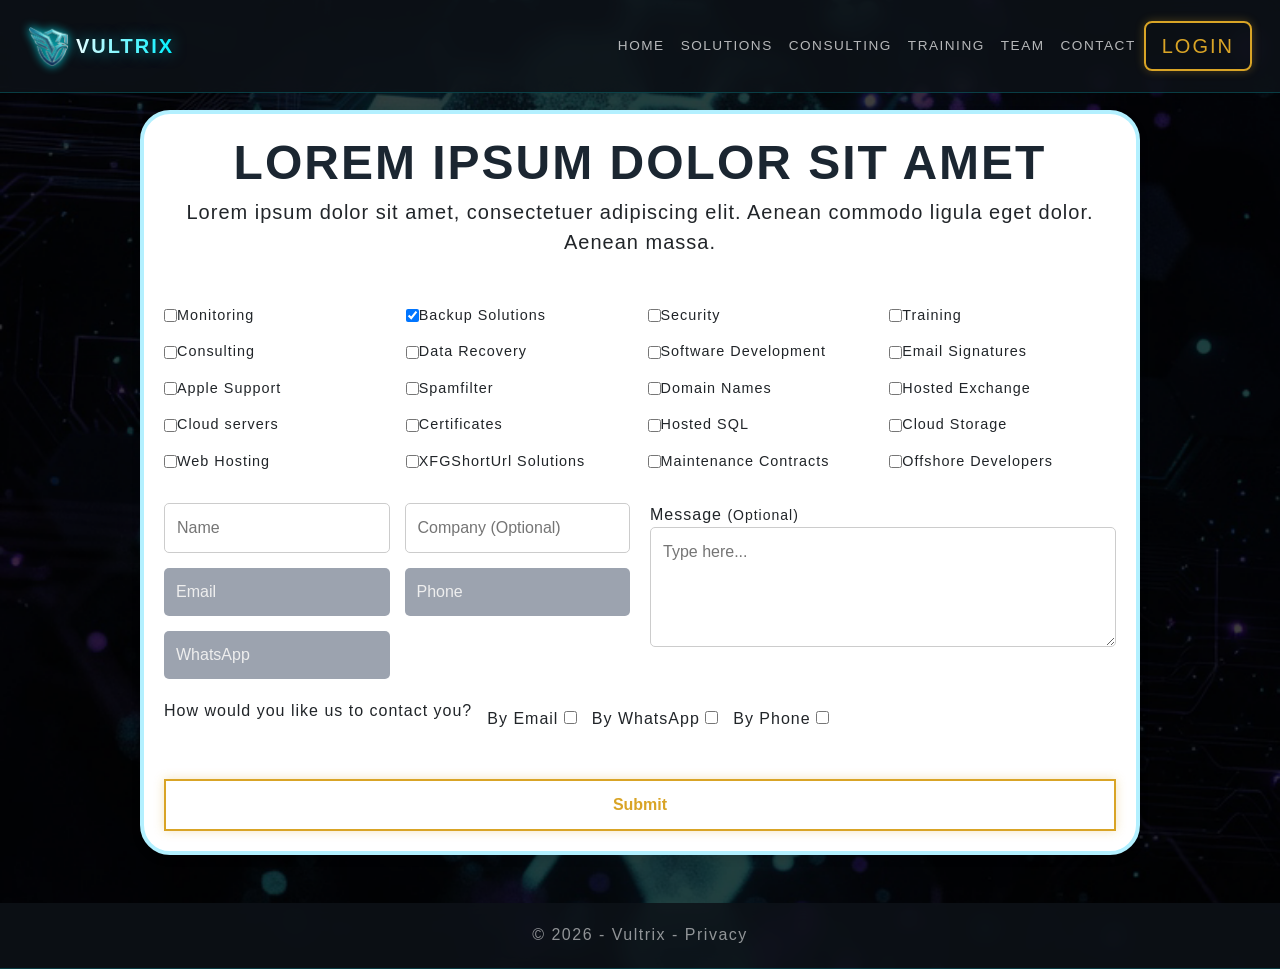
<file: contact.html>
<!doctype html>
<html lang="en">
<head>
    <meta charset="utf-8" />
    <meta name="viewport" content="width=device-width, initial-scale=1" />
    <title>VULTRIX</title>

    <!-- Bootstrap 5 CSS (CDN) -->
    <link href="https://cdn.jsdelivr.net/npm/bootstrap@5.3.3/dist/css/bootstrap.min.css"
          rel="stylesheet" />
    <link href="css/style.css" rel="stylesheet" />
    <link href="css/form.css" rel="stylesheet" />
    <link href="css/upbutton.css" rel="stylesheet" />
    <link rel="icon" type="image/x-icon" href="images/Logo-small.svg">
</head>

<body class="bg-light">


    <nav class="navbar navbar-expand-sm navbar-dark fixed-top futuristic-nav">
    <div class="container-fluid">
        <a class="navbar-brand d-flex align-items-center gap-2" href="index.html#home">
            <div class="logo-container">
                <img src="images/logo.png" alt="Logo" width="40" class="rounded logo-glow" />
            </div>
            <span class="brand-text">VULTRIX</span>
        </a>

        <button class="navbar-toggler custom-toggler" type="button" data-bs-toggle="collapse" data-bs-target="#mainNavbar">
            <span class="navbar-toggler-icon"></span>
        </button>

        <div class="collapse navbar-collapse" id="mainNavbar">
            <ul class="navbar-nav ms-auto mb-2 mb-sm-0">
                <li class="nav-item"><a class="nav-link" href="index.html#home">HOME</a></li>
                <li class="nav-item"><a class="nav-link" href="index.html#solution">SOLUTIONS</a></li>
                <li class="nav-item"><a class="nav-link" href="index.html#consulting">CONSULTING</a></li>
                <li class="nav-item"><a class="nav-link" href="index.html#training">TRAINING</a></li>
                <li class="nav-item"><a class="nav-link" href="team.html">TEAM</a></li>
                <li class="nav-item"><a class="nav-link" href="index.html#contact">CONTACT</a></li>
            </ul>

           <!-- Navbar text (non-link content aligned vertically) -->
                    <span class="navbar-text">
                        <a href="login.html#login" class="btn btn-custom-gold btn-lg fs-5">Login</a>
                    </span>
                </div>
                </a>
            </span>
        </div>
    </div>
</nav>

                   
</div>
    </nav>


    <!-- Contact Form -->
    <div id="contactform">

        <section style="background-color:">

            <div class="container " style="padding-top: 110px">


                <main class="form-container neon-border-wire pulse-glow hero-reveal floating-img">
                    <h1 class="display-5 fw-bold text-center" style="color: #1B2631; ">Lorem ipsum dolor sit amet</h1>
                    <p class="lead text-center" ;">Lorem ipsum dolor sit amet, consectetuer adipiscing elit. Aenean commodo ligula eget dolor. Aenean massa.</p>

                    <form>
                        <div class="checkbox-grid mt-5">
                            <label><input type="checkbox"> Monitoring</label>
                            <label><input type="checkbox" checked> Backup Solutions</label>
                            <label><input type="checkbox"> Security</label>
                            <label><input type="checkbox"> Training</label>
                            <label><input type="checkbox"> Consulting</label>
                            <label><input type="checkbox"> Data Recovery</label>
                            <label><input type="checkbox"> Software Development</label>
                            <label><input type="checkbox"> Email Signatures</label>
                            <label><input type="checkbox"> Apple Support</label>
                            <label><input type="checkbox"> Spamfilter</label>
                            <label><input type="checkbox"> Domain Names</label>
                            <label><input type="checkbox"> Hosted Exchange</label>
                            <label><input type="checkbox"> Cloud servers</label>
                            <label><input type="checkbox"> Certificates</label>
                            <label><input type="checkbox"> Hosted SQL</label>
                            <label><input type="checkbox"> Cloud Storage</label>
                            <label><input type="checkbox"> Web Hosting</label>
                            <label><input type="checkbox"> XFGShortUrl Solutions</label>
                            <label><input type="checkbox"> Maintenance Contracts</label>
                            <label><input type="checkbox"> Offshore Developers</label>
                        </div>

                        <div class="form-body">
                            <div class="input-columns">
                                <input type="text" placeholder="Name">
                                <input type="text" placeholder="Company (Optional)">
                                <input type="email" placeholder="Email" class="gray-bg">
                                <input type="tel" placeholder="Phone" class="gray-bg">
                                <input type="text" placeholder="WhatsApp" class="gray-bg half-width">
                            </div>

                            <div class="message-area">
                                <label>Message <small>(Optional)</small></label>
                                <textarea placeholder="Type here..."></textarea>
                            </div>
                        </div>

                        <div class="contact-preference">
                            <p>How would you like us to contact you?</p>
                            <label>By Email <input type="checkbox"></label>
                            <label>By WhatsApp <input type="checkbox"></label>
                            <label>By Phone <input type="checkbox"></label>
                        </div>

                        <button type="submit" class="submit-btn btn-custom-gold">Submit</button>
                    </form>
                </main>
            </div>

<br>
<br>


        </section>


         
</div>
<button id="scrollTopBtn" title="Go to top">
  <div class="glow-point"></div>
  <span class="arrow">&#8593;</span>
</button>

</div>
<div>


                                                                        <nav class=" navbar navbar-expand-sm navbar-dark futuristic-nav" style="background-color: #0D2533">

                                                                            <div class="container justify-content-center">
                                                                                <span class="navbar-text">

                                                                                    &copy; 2026 - Vultrix - Privacy


                                                                                </span>

                                                                                </section>

</nav>
</div>













            <script>
                // Paste the JavaScript code here
                const scrollTopBtn = document.getElementById("scrollTopBtn");

                // Show the button when the user scrolls down 200px from the top
                window.onscroll = function () {
                    if (document.body.scrollTop > 200 || document.documentElement.scrollTop > 200) {
                        scrollTopBtn.style.display = "block";
                    } else {
                        scrollTopBtn.style.display = "none";
                    }
                };

                // When the user clicks the button, scroll to the top
                scrollTopBtn.addEventListener("click", () => {
                    window.scrollTo({
                        top: 0,
                        behavior: "smooth" // This creates the smooth gliding effect
                    });
                });
            </script>
</body>
</html>






<!-- Bootstrap 5 JS (CDN) -->
<script src="https://cdn.jsdelivr.net/npm/bootstrap@5.3.3/dist/js/bootstrap.bundle.min.js"></script>
</file>
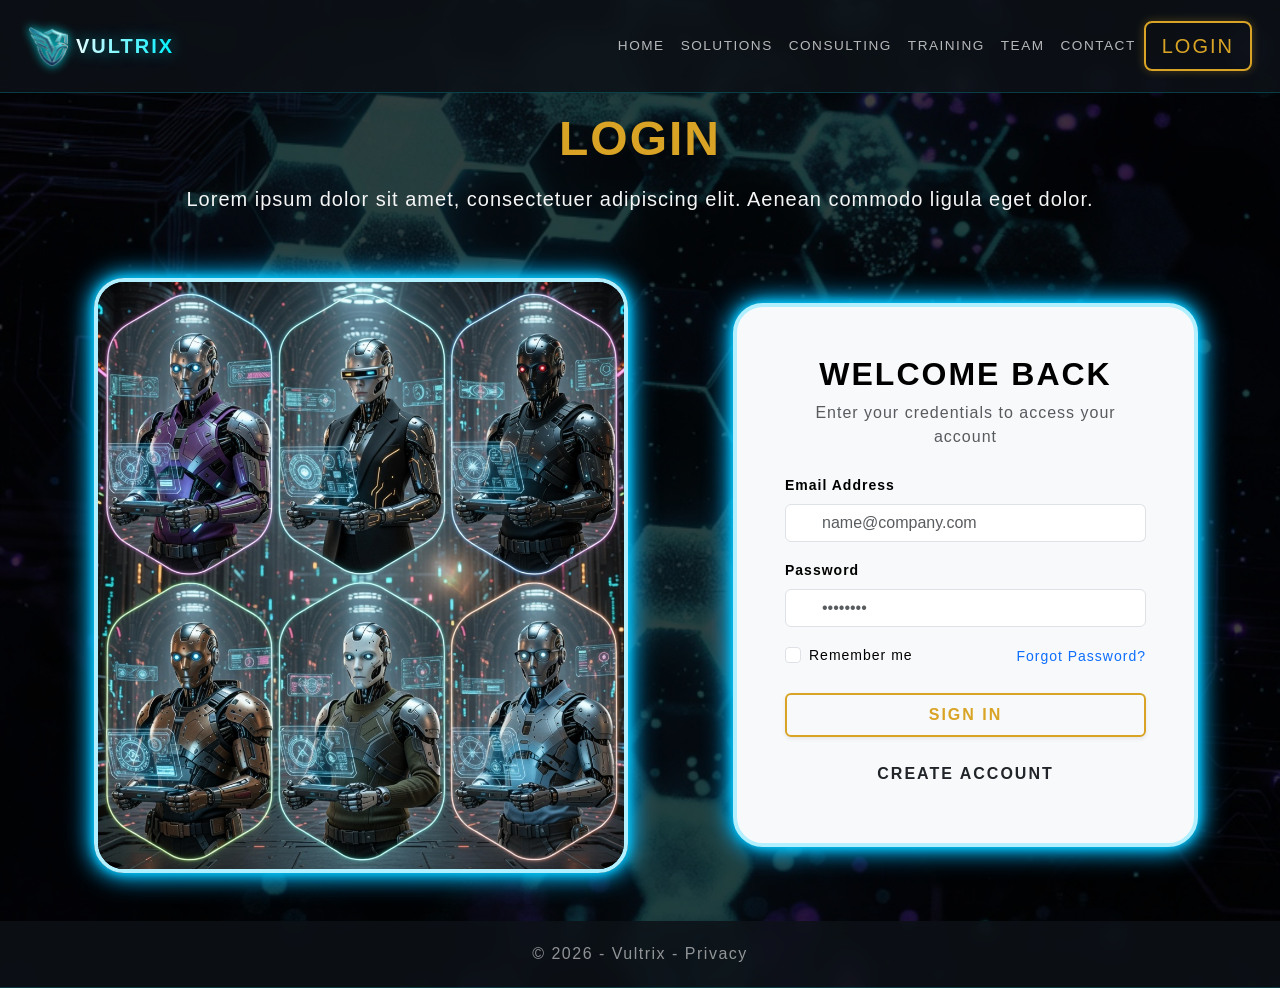
<file: login.html>
<!doctype html>
<html lang="en">
<head>
    <meta charset="utf-8" />
    <meta name="viewport" content="width=device-width, initial-scale=1" />
    <title>VULTRIX</title>

    <!-- Bootstrap 5 CSS (CDN) -->
    <link href="https://cdn.jsdelivr.net/npm/bootstrap@5.3.3/dist/css/bootstrap.min.css"
          rel="stylesheet" />
    <link href="css/style.css" rel="stylesheet" />
    <link href="css/upbutton.css" rel="stylesheet" />
    <link rel="icon" type="image/x-icon" href="images/logo.png">
</head>

<body class="bg-light">


    <nav class="navbar navbar-expand-sm navbar-dark fixed-top futuristic-nav">
    <div class="container-fluid">
        <a class="navbar-brand d-flex align-items-center gap-2" href="index.html#home">
            <div class="logo-container">
                <img src="images/logo.png" alt="Logo" width="40" class="rounded logo-glow" />
            </div>
            <span class="brand-text">VULTRIX</span>
        </a>

        <button class="navbar-toggler custom-toggler" type="button" data-bs-toggle="collapse" data-bs-target="#mainNavbar">
            <span class="navbar-toggler-icon"></span>
        </button>

        <div class="collapse navbar-collapse" id="mainNavbar">
            <ul class="navbar-nav ms-auto mb-2 mb-sm-0">
                <li class="nav-item"><a class="nav-link" href="index.html#home">HOME</a></li>
                <li class="nav-item"><a class="nav-link" href="index.html#solution">SOLUTIONS</a></li>
                <li class="nav-item"><a class="nav-link" href="index.html#consulting">CONSULTING</a></li>
                <li class="nav-item"><a class="nav-link" href="index.html#training">TRAINING</a></li>
                <li class="nav-item"><a class="nav-link" href="team.html">TEAM</a></li>
                <li class="nav-item"><a class="nav-link" href="index.html#contact">CONTACT</a></li>
            </ul>

           <!-- Navbar text (non-link content aligned vertically) -->
                    <span class="navbar-text">
                        <a href="login.html#login" class="btn btn-custom-gold btn-lg fs-5">Login</a>
                    </span>
                </div>
                </a>
            </span>
        </div>
    </div>
</nav>

                   
</div>
    </nav>

    <!-- Login -->
    <div id="login">

        <section style="background-color:">

            <div class="container" style="padding-top: 110px">
                <div>
                    <h1 class="display-5 fw-bold text-center" style="color: #D9A426; ">Login</h1>
                    <p class="lead mt-3 text-center" style="color: #F5F5F5;">Lorem ipsum dolor sit amet, consectetuer adipiscing elit. Aenean commodo ligula eget dolor.</h3>
                </div>

                <div class="container py-5">
                    <div class="row align-items-center min-vh-75">

                        <div class="col-lg-6 d-none d-lg-block text-center">
                            <img src="images/convilguous-belgium-team-group2.jpg" style="border-radius:30px" class="img-fluid floating-anim neon-border-wire" alt="Team Illustration">
                        </div>



                        <div class="col-lg-5 offset-lg-1 text-bg-light login-card p-4 p-md-5 neon-border-wire pulse-glow hero-reveal floating-img">
                            <div class="text-center mb-4">
                                <h2 class="fw-bold" style="color: 1B2631;">Welcome Back</h2>
                                <p class="text-muted">Enter your credentials to access your account</p>
                            </div>

                            <form method="post">
                                <div class="mb-3">
                                    <label class="form-label small fw-bold" style="color: 1B2631;">Email Address</label>
                                    <div class="input-group">
                                        <span class="input-group-text bg-white"><i class="fa fa-envelope text-muted"></i></span>
                                        <input type="email" class="form-control border-start-0" placeholder="name@company.com" required>
                                    </div>
                                </div>

                                <div class="mb-3">
                                    <label class="form-label small fw-bold" style="color: 1B2631;">Password</label>
                                    <div class="input-group">
                                        <span class="input-group-text bg-white"><i class="fa fa-lock text-muted"></i></span>
                                        <input type="password" id="passwordField" class="form-control border-start-0 border-end-0" placeholder="••••••••" required>
                                        <span class="input-group-text bg-white" style="cursor: pointer;" onclick="togglePass()">
                                            <i id="eyeIcon" class="fa fa-eye-slash text-muted"></i>
                                        </span>
                                    </div>
                                </div>

                                <div class="d-flex justify-content-between align-items-center mb-4">
                                    <div class="form-check">
                                        <input class="form-check-input" type="checkbox" id="rememberMe">
                                        <label class="form-check-label small" for="rememberMe">Remember me</label>
                                    </div>
                                    <a href="#" class="small text-decoration-none">Forgot Password?</a>
                                </div>

                                <button type="submit" class="btn btn-custom-gold w-100 py-2 fw-bold mb-3 shadow-sm">
                                    Sign In
                                </button>

                                <button type="button" class="btn btn-custom-navy w-100 py-2 fw-bold">
                                    Create Account
                                </button>
                            </form>
                        </div>
                    </div>
                </div>
            </div>


           
</div>

                                                                           </div>
<button id="scrollTopBtn" title="Go to top">
  <div class="glow-point"></div>
  <span class="arrow">&#8593;</span>
</button>

</div>
<div>


                                                                        <nav class=" navbar navbar-expand-sm navbar-dark futuristic-nav" style="background-color: #0D2533">

                                                                            <div class="container justify-content-center">
                                                                                <span class="navbar-text">

                                                                                    &copy; 2026 - Vultrix - Privacy


                                                                                </span>

                                                                                </section>

</nav>
</div>

 




            <script>
                // Paste the JavaScript code here
                const scrollTopBtn = document.getElementById("scrollTopBtn");

                // Show the button when the user scrolls down 200px from the top
                window.onscroll = function () {
                    if (document.body.scrollTop > 200 || document.documentElement.scrollTop > 200) {
                        scrollTopBtn.style.display = "block";
                    } else {
                        scrollTopBtn.style.display = "none";
                    }
                };

                // When the user clicks the button, scroll to the top
                scrollTopBtn.addEventListener("click", () => {
                    window.scrollTo({
                        top: 0,
                        behavior: "smooth" // This creates the smooth gliding effect
                    });
                });
            </script>
</body>
</html>






<!-- Bootstrap 5 JS (CDN) -->
<script src="https://cdn.jsdelivr.net/npm/bootstrap@5.3.3/dist/js/bootstrap.bundle.min.js"></script>
</file>
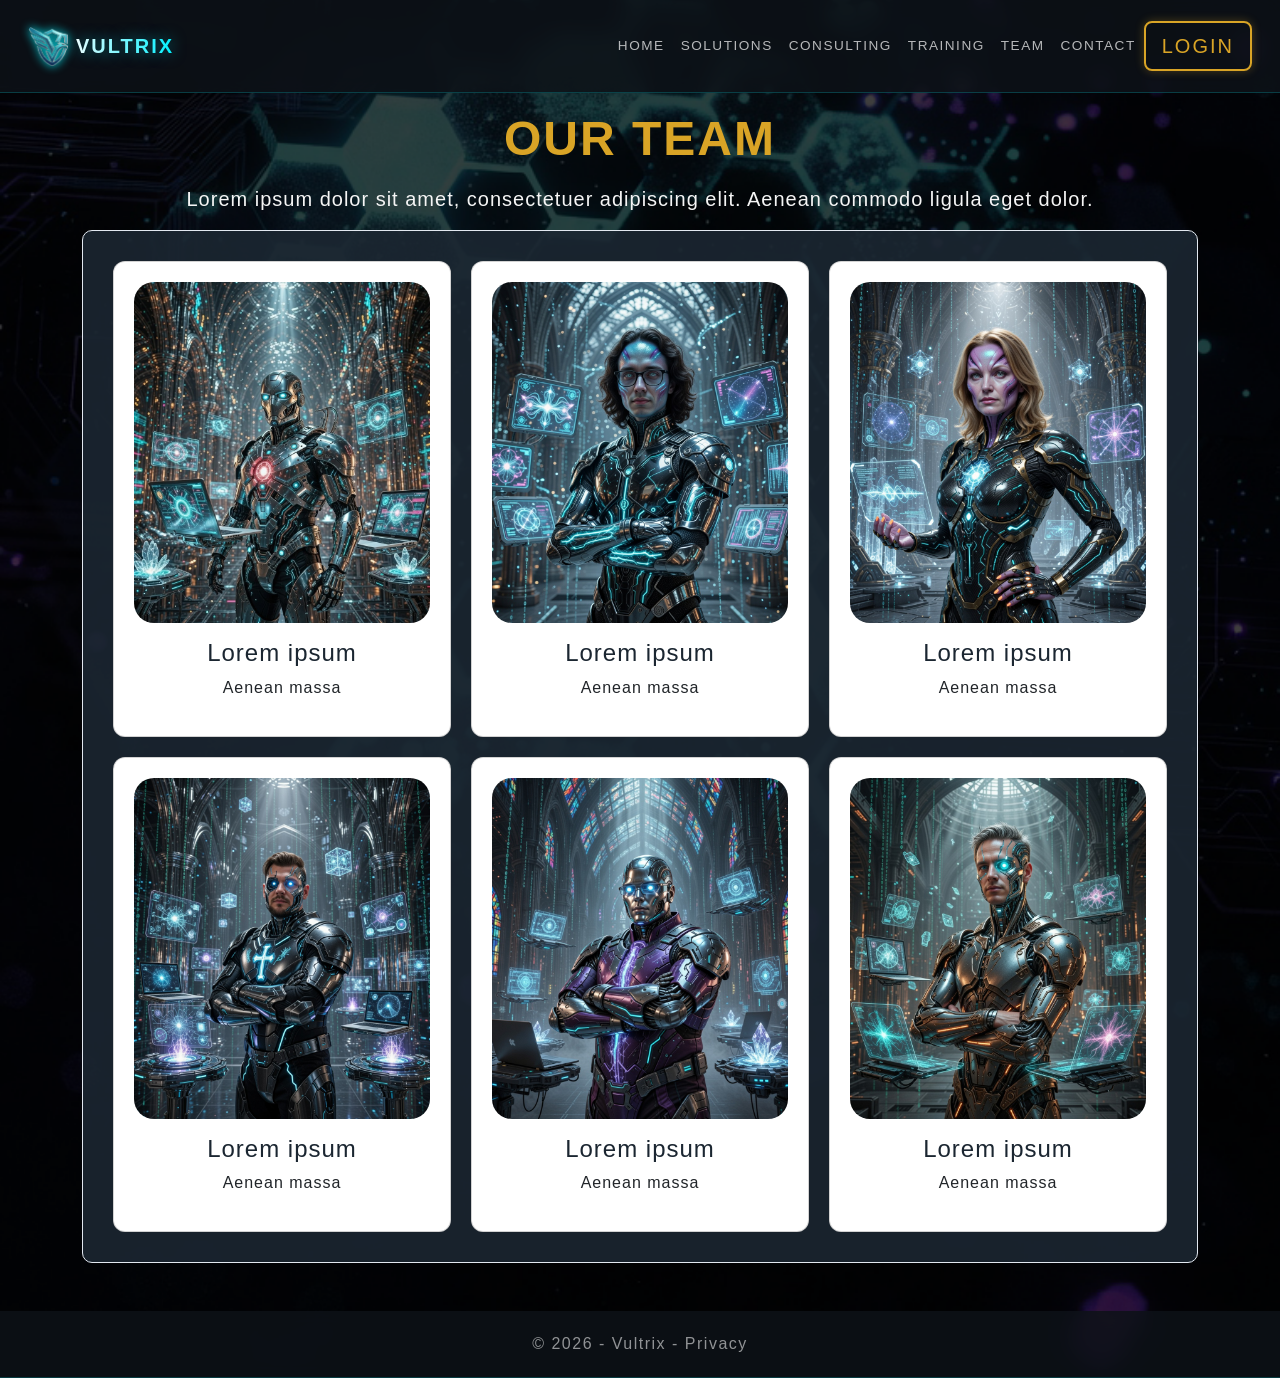
<file: team.html>
<!doctype html>
<html lang="en">
<head>
    <meta charset="utf-8" />
    <meta name="viewport" content="width=device-width, initial-scale=1" />
    <title>VULTRIX</title>

    <!-- Bootstrap 5 CSS (CDN) -->
    <link href="https://cdn.jsdelivr.net/npm/bootstrap@5.3.3/dist/css/bootstrap.min.css"
          rel="stylesheet" />
    <link href="css/style.css" rel="stylesheet" />
    <link href="css/upbutton.css" rel="stylesheet" />
    <link rel="icon" type="image/x-icon" href="images/logo.png">
</head>

<body class="bg-light">


    <nav class="navbar navbar-expand-sm navbar-dark fixed-top futuristic-nav">
    <div class="container-fluid">
        <a class="navbar-brand d-flex align-items-center gap-2" href="index.html#home">
            <div class="logo-container">
                <img src="images/logo.png" alt="Logo" width="40" class="rounded logo-glow" />
            </div>
            <span class="brand-text">VULTRIX</span>
        </a>

        <button class="navbar-toggler custom-toggler" type="button" data-bs-toggle="collapse" data-bs-target="#mainNavbar">
            <span class="navbar-toggler-icon"></span>
        </button>

        <div class="collapse navbar-collapse" id="mainNavbar">
            <ul class="navbar-nav ms-auto mb-2 mb-sm-0">
                <li class="nav-item"><a class="nav-link" href="index.html#home">HOME</a></li>
                <li class="nav-item"><a class="nav-link" href="index.html#solution">SOLUTIONS</a></li>
                <li class="nav-item"><a class="nav-link" href="index.html#consulting">CONSULTING</a></li>
                <li class="nav-item"><a class="nav-link" href="index.html#training">TRAINING</a></li>
                <li class="nav-item"><a class="nav-link" href="team.html">TEAM</a></li>
                <li class="nav-item"><a class="nav-link" href="index.html#contact">CONTACT</a></li>
            </ul>

           <!-- Navbar text (non-link content aligned vertically) -->
                    <span class="navbar-text">
                        <a href="login.html#login" class="btn btn-custom-gold btn-lg fs-5">Login</a>
                    </span>
                </div>
                </a>
            </span>
        </div>
    </div>
</nav>

                   
</div>
    </nav>


    <!-- Out Team -->
    <div id="team">

        <section style="background-color:">

            <div class="container" style="padding-top: 110px">
                <div>
                    <h1 class="display-5 fw-bold text-center" style="color: #D9A426; ">Our Team</h1>
                    <p class="lead mt-3 text-center" style="color: #F5F5F5;">Lorem ipsum dolor sit amet, consectetuer adipiscing elit. Aenean commodo ligula eget dolor.</h3>
                </div>

                <div class="services-grid1" style="border-radius: 10px; background-color: rgba(27, 38, 49, 0.9);">

                    <div class="card">
                        <!-- Image is OUTSIDE .card-body so it spans full width -->
                        <img src="images/team-boss-2024.png" style="border-radius:20px"
                             class="card-img-top"
                             alt="Card image" />
                        <div class="card-body">
                            <h4 class="card-title" style="color: #1B2631;">Lorem ipsum</h4>
                            <p class="card-text">
                                Aenean massa
                            </p>

                        </div>
                    </div>

                    <div class="card">
                        <!-- Image is OUTSIDE .card-body so it spans full width -->
                        <img src="images/team-yameen-2024.jpg" style="border-radius:20px"
                             class="card-img-top"
                             alt="Card image" />
                        <div class="card-body">
                            <h4 class="card-title" style="color: #1B2631;">Lorem ipsum</h4>
                            <p class="card-text">
                                Aenean massa
                            </p>

                        </div>
                    </div>

                    <div class="card">
                        <!-- Image is OUTSIDE .card-body so it spans full width -->
                        <img src="images/team-olga-2024.jpg" style="border-radius:20px"
                             class="card-img-top"
                             alt="Card image" />
                        <div class="card-body">
                            <h4 class="card-title" style="color: #1B2631;">Lorem ipsum</h4>
                            <p class="card-text">
                                Aenean massa
                            </p>

                        </div>
                    </div>

                    <div class="card">
                        <!-- Image is OUTSIDE .card-body so it spans full width -->
                        <img src="images/team-bjorn-2024.jpg" style="border-radius:20px"
                             class="card-img-top"
                             alt="Card image" />
                        <div class="card-body">
                            <h4 class="card-title" style="color: #1B2631;">Lorem ipsum</h4>
                            <p class="card-text">
                                Aenean massa
                            </p>

                        </div>
                    </div>

                    <div class="card">
                        <!-- Image is OUTSIDE .card-body so it spans full width -->
                        <img src="images/team-liam-2024.jpg" style="border-radius:20px"
                             class="card-img-top"
                             alt="Card image" />
                        <div class="card-body">
                            <h4 class="card-title" style="color: #1B2631;">Lorem ipsum</h4>
                            <p class="card-text">
                                Aenean massa
                            </p>

                        </div>
                    </div>

                    <div class="card">
                        <!-- Image is OUTSIDE .card-body so it spans full width -->
                        <img src="images/axel1.jpg" style="border-radius:20px"
                             class="card-img-top"
                             alt="Card image" />
                        <div class="card-body">
                            <h4 class="card-title" style="color: #1B2631;">Lorem ipsum</h4>
                            <p class="card-text">
                                Aenean massa
                            </p>

                        </div>
                    </div>


                </div>

            </div>

            <br>
<br>
        </section>



</div>
<button id="scrollTopBtn" title="Go to top">
  <div class="glow-point"></div>
  <span class="arrow">&#8593;</span>
</button>

</div>
<div>


                                                                        <nav class=" navbar navbar-expand-sm navbar-dark futuristic-nav" style="background-color: #0D2533">

                                                                            <div class="container justify-content-center">
                                                                                <span class="navbar-text">

                                                                                    &copy; 2026 - Vultrix - Privacy


                                                                                </span>

                                                                                </section>

</nav>
</div>


















            <script>
                // Paste the JavaScript code here
                const scrollTopBtn = document.getElementById("scrollTopBtn");

                // Show the button when the user scrolls down 200px from the top
                window.onscroll = function () {
                    if (document.body.scrollTop > 200 || document.documentElement.scrollTop > 200) {
                        scrollTopBtn.style.display = "block";
                    } else {
                        scrollTopBtn.style.display = "none";
                    }
                };

                // When the user clicks the button, scroll to the top
                scrollTopBtn.addEventListener("click", () => {
                    window.scrollTo({
                        top: 0,
                        behavior: "smooth" // This creates the smooth gliding effect
                    });
                });
            </script>
</body>
</html>






<!-- Bootstrap 5 JS (CDN) -->
<script src="https://cdn.jsdelivr.net/npm/bootstrap@5.3.3/dist/js/bootstrap.bundle.min.js"></script>
</file>
<file: css/style.css>
body {
    background-image: linear-gradient(rgba(0, 0, 0, 0), rgba(0, 0, 0, 0)), url('../images/bg.png');
    background-size: cover;
    background-repeat: no-repeat;
    background-attachment: fixed;
    background-position: center;
}

/*--------------------------------------------------------------------------------------------*/

/* Container Grid */
.services-grid {
    display: grid;
    grid-template-columns: repeat(auto-fit, minmax(250px, 1fr));
    gap: 20px;
    padding: 40px;
    background-color: #f8fafc; /* Light grey background */
    font-family: sans-serif;
    border: 1px solid #e2e8f0;
}

.services-grid1 {
    display: grid;
    /* This creates 3 equal columns on desktop */
    grid-template-columns: repeat(3, 1fr);
    gap: 20px; /* Adjust spacing between cards */
    padding: 30px;
    border: 1px solid #e2e8f0;
}

.services-grid {
    display: grid;
    grid-template-columns: repeat(auto-fit, minmax(250px, 1fr));
    gap: 20px;
}



/*--------------------------------------------------------------------------------------------*/

/* Responsive adjustment for tablets and phones */
@media (max-width: 992px) {
    .services-grid1 {
        grid-template-columns: repeat(2, 1fr); /* 2 columns on tablets */
    }
}

@media (max-width: 768px) {
    .services-grid1 {
        grid-template-columns: 1fr; /* 1 column on mobile */
    }
}

video {
  border-radius: 20px;
  box-shadow: 0 0 20px rgba(0, 255, 255, 0.2); /* Soft neon glow */
}

/*--------------------------------------------------------------------------------------------*/


/* By default, hide the mobile logo */
.mobile-only-content {
    display: none;
}

/* When the screen is 768px or smaller */
@media (max-width: 768px) {
    /* Hide the heavy interactive script */
    .desktop-only-content {
        display: none !important;
    }

    /* Show the logo */
    .mobile-only-content {
        display: block;
        text-align: center;
        padding: 20px;
    }

    /* Ensure the logo fits the mobile screen */
    .mobile-only-content img {
        max-width: 100%;
        height: auto;
    }
}

/*--------------------------------------------------------------------------------------------*/

/* Bento Grid Futuristic Enhancements */
.services-grid {
    display: grid;
    grid-template-columns: repeat(auto-fit, minmax(250px, 1fr));
    gap: 20px;
}

.bento-card {
    transition: all 0.4s cubic-bezier(0.175, 0.885, 0.32, 1.275);
    border: 1px solid rgba(255, 255, 255, 0.1) !important;
    position: relative;
    overflow: hidden;
}

/* Hover Effect: Neon Border & Glow */
.bento-card:hover {
    transform: translateY(-5px) scale(1.02);
    border-color: #00d4ff !important; /* Cyan glow */
    box-shadow: 0 0 15px rgba(0, 212, 255, 0.4), inset 0 0 10px rgba(0, 212, 255, 0.2);
    background: rgba(0, 212, 255, 0.05) !important;
}

/* Different Glow Colors for Variety */
.bento-card:nth-child(3n):hover {
    border-color: #ff00dc !important; /* Magenta glow */
    box-shadow: 0 0 15px rgba(255, 0, 220, 0.4), inset 0 0 10px rgba(255, 0, 220, 0.2);
}

.bento-card:nth-child(3n+1):hover {
    border-color: #D9A426 !important; /* Gold glow */
    box-shadow: 0 0 15px rgba(217, 164, 38, 0.4), inset 0 0 10px rgba(217, 164, 38, 0.2);
}

/* Subtle Sci-Fi Scanline Overlay */
.bento-card::before {
    content: "";
    position: absolute;
    top: 0; left: 0; width: 100%; height: 100%;
    background: linear-gradient(rgba(18, 16, 16, 0) 50%, rgba(0, 0, 0, 0.1) 50%), 
                linear-gradient(90deg, rgba(255, 0, 0, 0.03), rgba(0, 255, 0, 0.01), rgba(0, 0, 255, 0.03));
    background-size: 100% 2px, 3px 100%;
    pointer-events: none;
    opacity: 0.3;
}




/* Individual Card Styling */

.card1 {
    display: flex;
    background: #ffffff;
    padding: 30px;
    border-radius: 12px;
    border: 1px solid #e2e8f0;
    box-shadow: 0 4px 6px -1px rgba(0, 0, 0, 0.05);
    transition: transform 0.2s ease;
}

.card {
    display: flex;
    flex-direction: column;
    align-items: center;    /* Centers horizontally */
    justify-content: center; /* Centers vertically */
    text-align: center;      /* Centers the text inside the <p> and <h3> tags */
    padding: 20px;
}

.icon-box {
    display: flex;
    justify-content: center;
    align-items: center;
    margin-bottom: 15px;
    border-radius: 12%; /* Optional: makes the icon box circular */
}

.card3 {
    
    background: #ffffff;
    padding: 30px;
    border-radius: 12px;
    border: 1px solid #e2e8f0;
    box-shadow: 0 4px 6px -1px rgba(0, 0, 0, 0.05);
    transition: transform 0.2s ease;
}

/* -------------------------------------------------------------------------------------*/

.card1 {
    overflow: hidden; /* Keeps the video corners from popping out of rounded edges */
    display: flex;
    justify-content: center;
    align-items: center;
}

.card1 video {
    width: 100%;
    height: 100%;
    object-fit: cover; /* This is the secret sauce: it fills the card without stretching */
    display: block;
}

/*.card1:hover {
        transform: translateY(-5px);
    }*/

/*
.card {
    background: #ffffff;
    padding: 30px;
    border-radius: 12px;
    border: 1px solid #e2e8f0;
    box-shadow: 0 4px 6px -1px rgba(0, 0, 0, 0.05);
    transition: transform 0.2s ease;
}
    .card:hover {
        transform: translateY(-5px);
    }

/* Icon Container 
.icon-box {
    width: 45px;
    height: 45px;
    border-radius: 8px;
    display: flex;
    align-items: center;
    justify-content: center;
    margin-bottom: 20px;
    color: white;
}

/* 1. Add a transition to the card so the glow fades in smoothly */
.card {
    transition: all 0.3s ease-in-out;
    border-radius: 12px; /* Optional: keeps the glow shaped to the card */
}

/* 2. Define the hover state with a pink box-shadow */
.card:hover {
    transform: translateY(-5px); /* Optional: lifts the card slightly */
    box-shadow: 0 0 20px 5px rgba(255, 20, 147, 0.6); 
    /* syntax: horizontal vertical blur spread color */
}


/*--------------------------------------------------------------------------------------------*/



.container1 {
    position: relative; /* This is the anchor */
    width: 0px;
    height: 0px;
    background-color: #f0f0f0;
    border: 1px solid #ccc;
}

.absolute-image {
    position: absolute; /* This pulls it out of the normal document flow */
    top: -600px; /* Distance from the top of the container */
    left: 740px; /* Distance from the left of the container */
    width: 750px; /* Optional: set size */
}

/* This hides the image when the screen is 600px wide or smaller */
/*
@media (max-width: 1500px) {
    .absolute-image {
        display: none;
    }
}*/

/*--------------------------------------------------------------------------------------------*/


/*Carousel - prevent the "movement" or layout shifting of your carousel while it transitions*/

#mainCarousel .carousel-inner {
    min-height: 500px; /* Adjust this value based on your longest slide */
    display: flex;
    align-items: center; /* This keeps shorter text centered vertically */
}

#mainCarousel .carousel-item {
    height: 400px; /* Adjust to fit your content */
}


/*--------------------------------------------------------------------------------------------*/

.neon-border-wire {
  border-radius: 30px;
  
  /* 1. Define the solid wire border (bright, light blue) */
  border: 4px solid #b3f0ff; 

  /* 2. Add the glowing halo around that wire */
  box-shadow: 
    0 0 10px #00ccff,   /* Inner soft glow */
    0 0 20px #00ccff,   /* Medium soft glow */
    0 0 30px #00aaff;   /* Outer, softer spread */
}

.neon-border-wire2 {
  border-radius: 30px;
  
  /* 1. Define the solid wire border (bright, light blue) */
  border: 4px solid #b3f0ff; 

  /* 2. Add the glowing halo around that wire */
  box-shadow: 
    0 0 10px #FF5733,   /* Inner soft glow */
    0 0 10px #FF5733,   /* Medium soft glow */
    0 0 10px #FF5733;   /* Outer, softer spread */
}

.neon-border-wire3 {
  border-radius: 30px;
  
  /* 1. Define the solid wire border (bright, light blue) */
  border: 4px solid #b3f0ff; 

  /* 2. Add the glowing halo around that wire */
  box-shadow: 
    0 0 10px #00ccff,   /* Inner soft glow */
    0 0 10px #00ccff,   /* Medium soft glow */
    0 0 10px #00ccff;   /* Outer, softer spread */
}



/*--------------------------------------------------------------------------------------------*/

/* Global brand typography 
h1, h2, h3, .navbar-brand {
    font-family: 'Rajdhani', sans-serif;
    text-transform: uppercase;
}

body, p, .btn {
    font-family: 'Inter', sans-serif;
}

/* Enhancing the Button to match the tech aesthetic 
.btn-custom-gold {
    background-color: #D9A426;
    color: black;
    border: none;
    border-radius: 4px; /* Slightly sharper corners for a pro look 
    transition: all 0.3s ease;
}

.btn-custom-navy {
    background-color: #1B2631;
    color: gray;
    border: none;
    border-radius: 4px; /* Slightly sharper corners for a pro look 
    transition: all 0.3s ease;
}

.btn-custom-gold:hover {
    background-color: #ffc107;
    box-shadow: 0 0 15px rgba(217, 164, 38, 0.4);
    transform: translateY(-2px);
}

.btn-custom-navy:hover {
    background-color: #003333;
    box-shadow: 0 0 15px rgba(217, 164, 38, 0.4);
    transform: translateY(-2px);
}

/*--------------------------------------------------------------------------------------------*/

/* Pulse Glow Effect */

.pulse-glow {
    animation: pulse 3s infinite;
}

@keyframes pulse {
    0% { box-shadow: 0px 4px 10px rgb(255, 0, 220); }
    50% { box-shadow: 0px 4px 30px rgb(255, 0, 220), 0px 0px 15px rgba(255, 0, 220, 0.5); }
    100% { box-shadow: 0px 4px 10px rgb(255, 0, 220); }
}

/*Hover Interaction


.img-fluid {
    transition: transform 0.3s ease, box-shadow 0.3s ease;
}

.img-fluid:hover {
    transform: scale(1.05); /* Slight zoom 
    box-shadow: 0px 10px 20px rgb(255, 0, 220) !important;
}


/*Reveal on Scroll

.hero-reveal {
    animation: reveal 1.2s cubic-bezier(0.16, 1, 0.3, 1);
}

@keyframes reveal {
    0% { 
        opacity: 0; 
        transform: scale(0.8) translateY(30px); 
    }
    100% { 
        opacity: 1; 
        transform: scale(1) translateY(0); 
    }
}

*/

/* Floating Image 

.floating-img {
    animation: float 4s ease-in-out infinite;
}

@keyframes float {
    0% { transform: translateY(0px); }
    50% { transform: translateY(-20px); }
    100% { transform: translateY(0px); }
}

*/

/*--------------------------------------------------------------------------------------------*/



/* Space Futuristic Theme */
@import url('https://fonts.googleapis.com/css2?family=Orbitron:wght@400;700&family=Rajdhani:wght@300;500;700&display=swap');

body {
    font-family: 'Rajdhani', sans-serif;
    letter-spacing: 1px;
}

h1, h2, h3, .navbar-brand, .btn {
    font-family: 'Orbitron', sans-serif;
    text-transform: uppercase;
    letter-spacing: 2px;
}

/* Futuristic Glassmorphism Buttons */
.btn-custom-gold {
    background: transparent !important;
    color: #D9A426 !important;
    border: 2px solid #D9A426 !important;
    box-shadow: 0 0 10px rgba(217, 164, 38, 0.3);
    transition: all 0.3s ease;
    position: relative;
    overflow: hidden;
}

.btn-custom-gold:hover {
    background: #D9A426 !important;
    color: #000 !important;
    box-shadow: 0 0 20px #D9A426, 0 0 40px rgba(217, 164, 38, 0.5);
    transform: translateY(-2px);
}

/* Neon Pulse Animation for the Video/Images */
.pulse-glow {
    animation: neonPulse 2s infinite alternate;
}

@keyframes neonPulse {
    from {
        box-shadow: 0 0 10px #ff00dc, 0 0 20px #ff00dc;
    }
    to {
        box-shadow: 0 0 20px #ff00dc, 0 0 40px #00d4ff;
    }
}

/* Navbar futuristic tweak */
.navbar {
    border-bottom: 1px solid rgba(217, 164, 38, 0.2);
    backdrop-filter: blur(15px);
}

/*--------------------------------------------------------------------------------------------*/


/* Futuristic Nav Styles */
.futuristic-nav {
    background: rgba(13, 18, 24, 0.85) !important; /* Deep space void */
    backdrop-filter: blur(10px); /* Frosted glass effect */
    border-bottom: 1px solid rgba(0, 242, 255, 0.2); /* Thin neon horizon line */
    padding: 0.8rem 1rem;
    letter-spacing: 1.5px;
}

/* Brand Styling */
.brand-text {
    font-weight: 800;
    background: linear-gradient(90deg, #fff, #00f2ff);
    -webkit-background-clip: text;
    -webkit-text-fill-color: transparent;
    text-shadow: 0 0 15px rgba(0, 242, 255, 0.5);
}

.logo-glow {
    filter: drop-shadow(0 0 5px #00f2ff);
}

/* Nav Link Hover Effects */
.futuristic-nav .nav-link {
    color: rgba(255, 255, 255, 0.7) !important;
    position: relative;
    transition: all 0.3s ease;
    font-size: 0.85rem;
    font-weight: 500;
}

.futuristic-nav .nav-link:hover, 
.futuristic-nav .nav-link.active {
    color: #00f2ff !important;
    text-shadow: 0 0 10px rgba(0, 242, 255, 0.8);
}

/* Decorative underline for links */
.futuristic-nav .nav-link::after {
    content: '';
    position: absolute;
    bottom: 0;
    left: 50%;
    width: 0;
    height: 2px;
    background: #00f2ff;
    transition: all 0.3s ease;
    box-shadow: 0 0 10px #00f2ff;
}

.futuristic-nav .nav-link:hover::after {
    width: 80%;
    left: 10%;
}

/* Neon Gold Button */
.btn-neon-gold {
    position: relative;
    background: transparent;
    border: 1px solid #ffcc00;
    color: #ffcc00;
    padding: 8px 25px;
    overflow: hidden;
    transition: all 0.4s;
    font-weight: bold;
    clip-path: polygon(10% 0, 100% 0, 90% 100%, 0% 100%); /* Angled sci-fi edges */
}

.btn-neon-gold:hover {
    background: #ffcc00;
    color: #000;
    box-shadow: 0 0 20px rgba(255, 204, 0, 0.6);
}

/* Mobile Toggler Customization */
.custom-toggler {
    border-color: rgba(0, 242, 255, 0.5);
}
</file>
<file: css/upbutton.css>
#scrollTopBtn {
  position: fixed;
  bottom: 30px;
  right: 30px;
  width: 60px;
  height: 60px;
  background: rgba(10, 15, 25, 0.8); /* Deep space blue */
  color: #00f2ff; /* Cyber cyan */
  border: 2px solid #00f2ff;
  border-radius: 12px; /* Slight rounding for a tech look */
  cursor: pointer;
  font-size: 24px;
  display: flex;
  align-items: center;
  justify-content: center;
  transition: all 0.4s cubic-bezier(0.175, 0.885, 0.32, 1.275);
  overflow: hidden;
  backdrop-filter: blur(10px);
  box-shadow: 0 0 15px rgba(0, 242, 255, 0.3), 
              inset 0 0 10px rgba(0, 242, 255, 0.2);
  text-shadow: 0 0 8px #00f2ff;
}

/* Hover effects: The button "powers up" */
#scrollTopBtn:hover {
  background: #00f2ff;
  color: #0a0f19;
  box-shadow: 0 0 30px #00f2ff, 
              0 0 60px rgba(0, 242, 255, 0.4);
  transform: translateY(-5px) scale(1.05);
}

/* Internal "Scanning" Animation */
#scrollTopBtn::before {
  content: "";
  position: absolute;
  top: -100%;
  left: 0;
  width: 100%;
  height: 100%;
  background: linear-gradient(
    transparent, 
    rgba(0, 242, 255, 0.2), 
    transparent
  );
  transition: none;
}

#scrollTopBtn:hover::before {
  animation: scan 1.5s infinite linear;
}

@keyframes scan {
  0% { top: -100%; }
  100% { top: 100%; }
}

/* Smooth Arrow Animation */
.arrow {
  z-index: 2;
  transition: transform 0.3s ease;
}

#scrollTopBtn:hover .arrow {
  animation: bounceUp 0.6s infinite alternate;
}

@keyframes bounceUp {
  from { transform: translateY(0); }
  to { transform: translateY(-5px); }
}

#scrollTopBtn {
    position: fixed;      /* Keeps it visible while scrolling */
    bottom: 80px;         /* Height of your nav (e.g. 60px) + 20px padding */
    right: 30px;          /* Distance from the right edge */
    z-index: 1000;        /* Ensures it stays above other elements */
    cursor: pointer;
    /* Add your existing futuristic styles below */
}

/* Optional: Smooth hover effect */
#scrollTopBtn:hover {
    transform: translateY(-5px);
    transition: transform 0.3s ease;
}
</file>
<file: css/form.css>
/* Contact Form */




.page-wrapper {
    display: flex;
    align-items: stretch;
    max-width: 1200px;
    width: 95%;
}

/* Decoration Persons */
.person img {
    height: 400px; /* Adjust based on your images */
    display: block;
}

.left-person {
    margin-right: -20px;
    z-index: 2;
    align-self: center;
}

.right-person {
    margin-left: -20px;
    z-index: 2;
    align-self: center;
}

/* The Form Container */
.form-container {
    background: white;
    padding: 40px;
    flex-grow: 1;
    box-shadow: 0 4px 10px rgba(0,0,0,0.1);
    text-align: center;
}

h1 {
    margin-bottom: 5px;
    font-size: 2rem;
}

.subtitle {
    margin-bottom: 30px;
    color: #555;
}

/* Checkbox Grid - 4 Columns */
.checkbox-grid {
    display: grid;
    grid-template-columns: repeat(4, 1fr);
    gap: 10px;
    text-align: left;
    margin-bottom: 30px;
    font-size: 0.9rem;
}

/* Layout for Inputs vs Textarea */
.form-body {
    display: flex;
    gap: 20px;
    margin-bottom: 20px;
}

.input-columns {
    display: grid;
    grid-template-columns: 1fr 1fr;
    gap: 10px;
    flex: 1;
}

    .input-columns input {
        padding: 10px;
        border: 1px solid #ccc;
        width: 100%;
        box-sizing: border-box;
    }

.gray-bg {
    background-color: #9ca3af;
    color: white;
    border: none !important;
}

    .gray-bg::placeholder {
        color: #eee;
    }

.message-area {
    flex: 1;
    text-align: left;
}

textarea {
    width: 100%;
    height: 120px;
    padding: 10px;
    box-sizing: border-box;
}

/* Submit Button */
.submit-btn {
    width: 100%;
    background-color: #111827; /* Dark navy */
    color: white;
    padding: 12px;
    border: none;
    cursor: pointer;
    font-weight: bold;
    margin-top: 20px;
}


/* General Container Reset */
.form-container {
    width: 95%;
    max-width: 1000px;
    margin: 0 auto;
    padding: 20px;
}

/* 1. Checkbox Grid - Desktop: Multiple columns | Mobile: 2 columns or 1 */
.checkbox-grid {
    display: grid;
    grid-template-columns: repeat(auto-fill, minmax(200px, 1fr));
    gap: 15px;
    margin-bottom: 30px;
}

.checkbox-grid label {
    display: flex;
    align-items: center;
    font-size: 0.9rem;
    cursor: pointer;
}

/* 2. Input Columns - Desktop: 2-3 columns | Mobile: Full width */
.input-columns {
    display: grid;
    grid-template-columns: repeat(2, 1fr); /* 2 columns on desktop */
    gap: 15px;
}

.input-columns input, .message-area textarea {
    width: 100%;
    padding: 12px;
    border-radius: 5px;
    border: 1px solid #ccc;
    box-sizing: border-box; /* Crucial for mobile sizing */
}

/* 3. Contact Preferences - Flex layout */
.contact-preference {
    display: flex;
    flex-wrap: wrap;
    gap: 15px;
    margin: 20px 0;
    align-items: center;
}

/* --- MOBILE RESPONSIVENESS --- */
@media (max-width: 768px) {
    .container {
        padding-top: 50px !important; /* Reduce top padding on small screens */
    }

    .form-container {
        padding: 15px;
    }

    /* Stack checkboxes in 2 columns on mobile to save space */
    .checkbox-grid {
        grid-template-columns: repeat(2, 1fr);
        gap: 10px;
    }

    /* Force all inputs to stack vertically */
    .input-columns {
        grid-template-columns: 1fr;
    }

    .half-width {
        width: 100% !important;
    }

    /* Stack contact preference labels */
    .contact-preference {
        flex-direction: column;
        align-items: flex-start;
    }

    .display-5 {
        font-size: 1.8rem; /* Smaller headers for mobile */
    }
}



@media (max-width: 480px) {
    /* Narrow phones: Checkboxes go to single column */
    .checkbox-grid {
        grid-template-columns: 1fr;
    }
}

/* --- Desktop Styles (Default) --- */
.lead {
    display: block; /* Show by default */
}



/* --- Mobile Responsiveness --- */
@media (max-width: 768px) {
    /* Hides the subtitle/lead text on mobile devices */
    .lead {
        display: none !important;
    }

    /* Optional: Adjust heading size for better mobile fit */
    h1.display-5 {
        font-size: 1.75rem;
        margin-bottom: 20px;
    }
}

/* --- MOBILE RESPONSIVENESS --- */
@media (max-width: 768px) {
    
    /* This targets the container holding the form */
    #contactform .container {
        /* Adjust '150px' to whatever height feels right for your design */
        padding-top: 110px !important; 
        
        /* Optional: add some breathing room at the bottom too */
        padding-bottom: 50px;
    }

    /* If you want space specifically between the top edge and the form box */
    .form-container {
        margin-top: 20px;
    }
}
</file>
